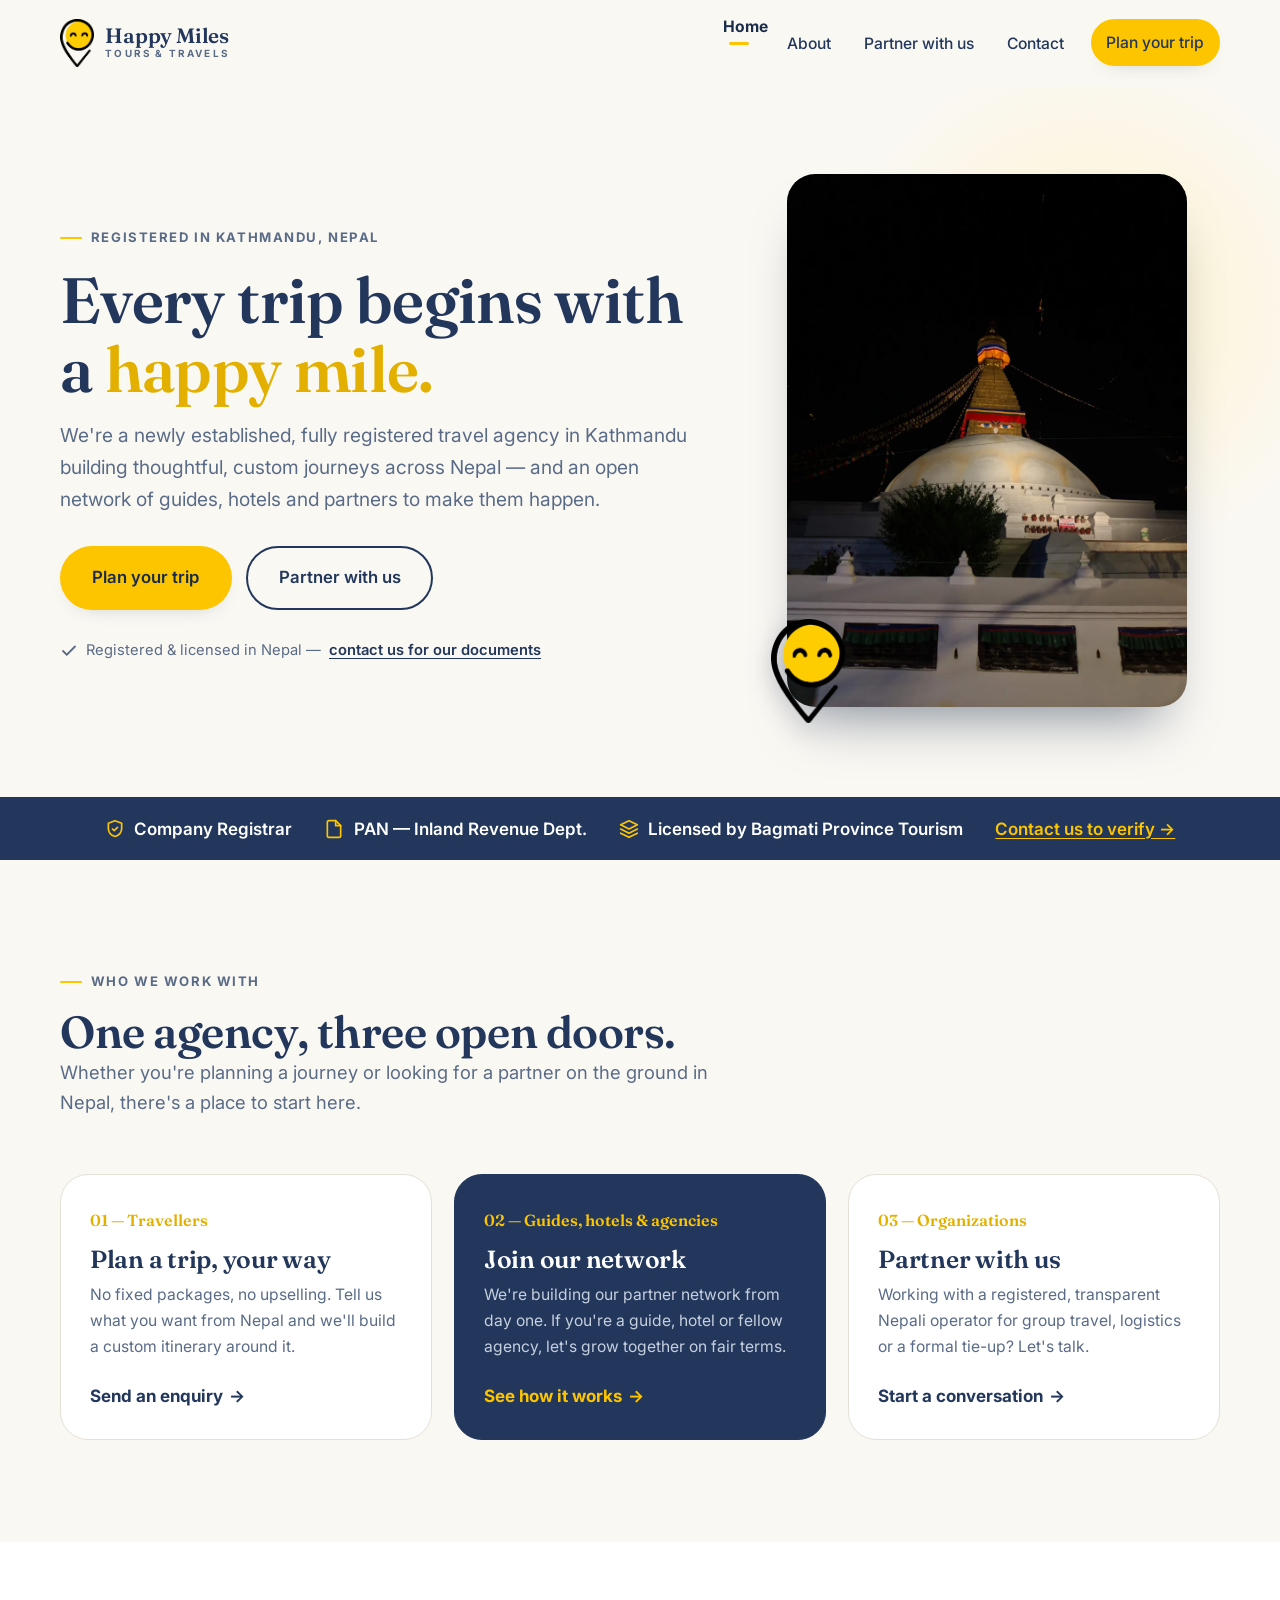
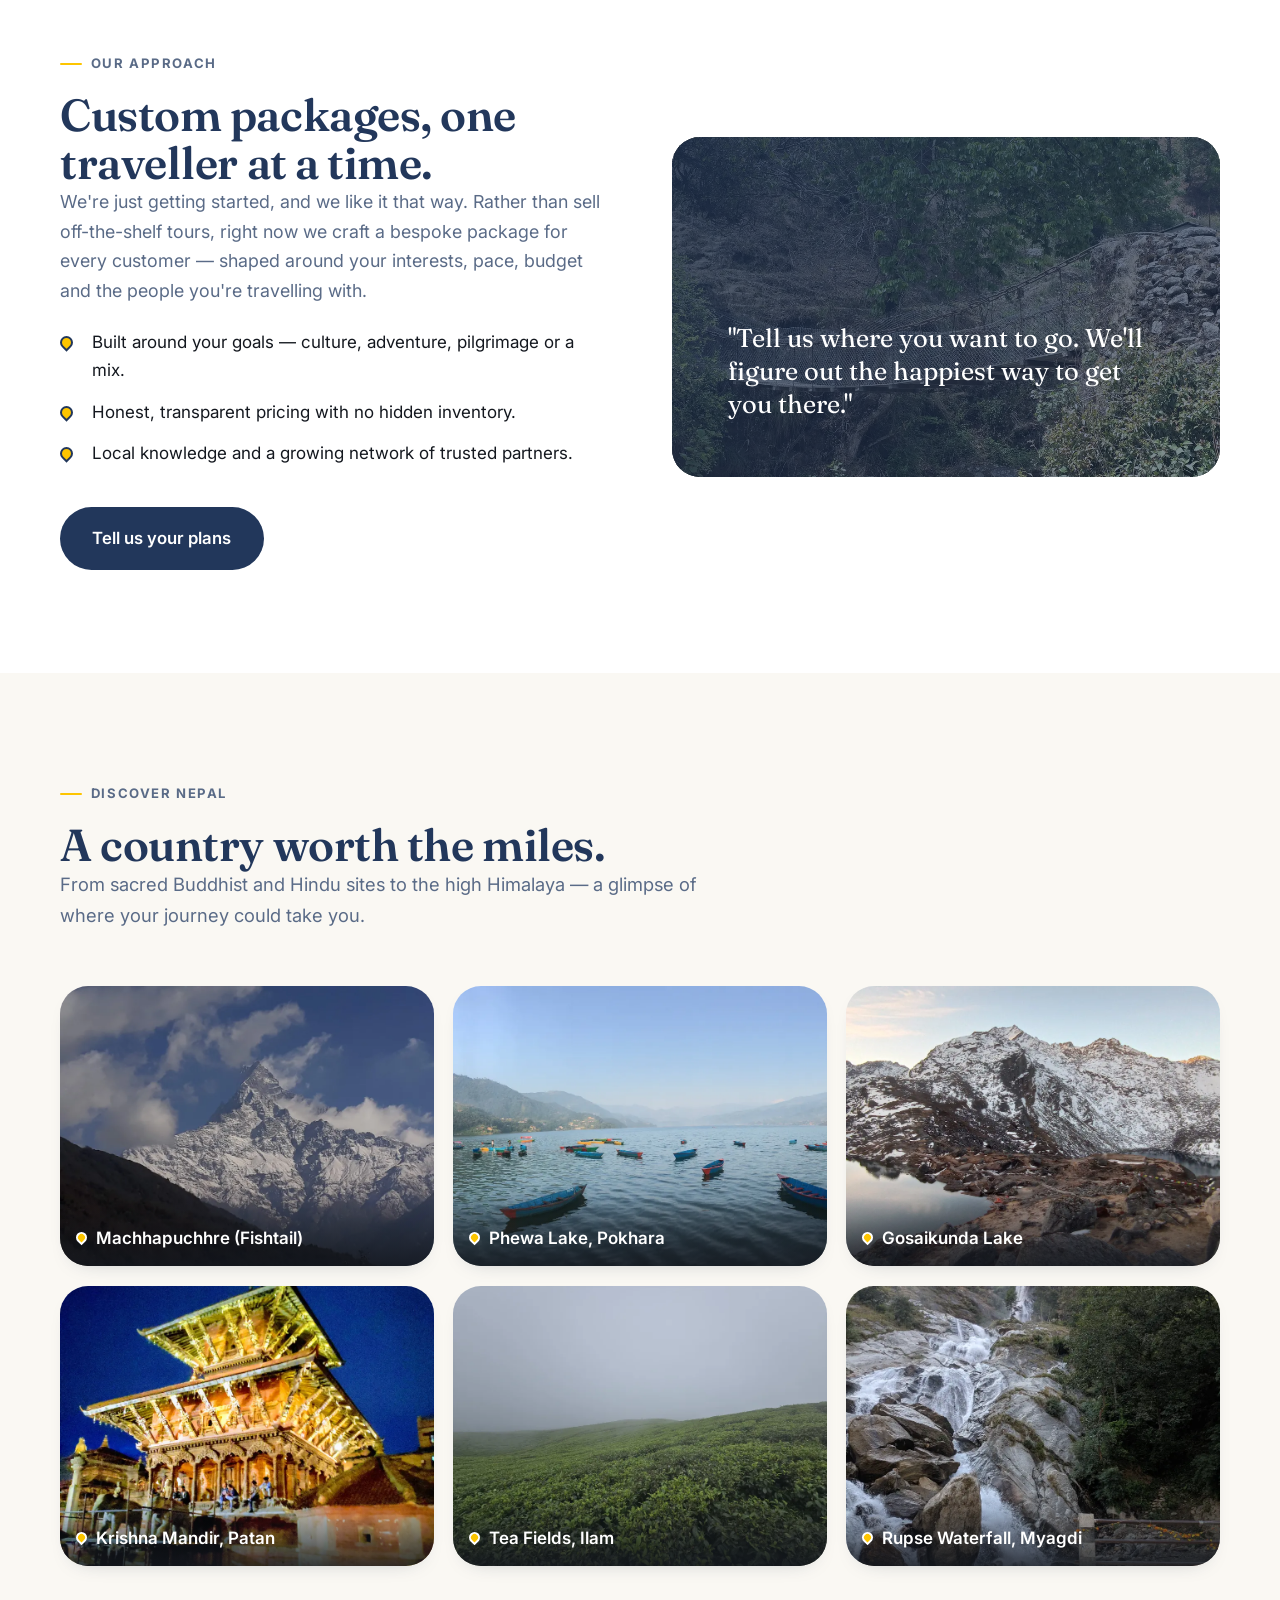
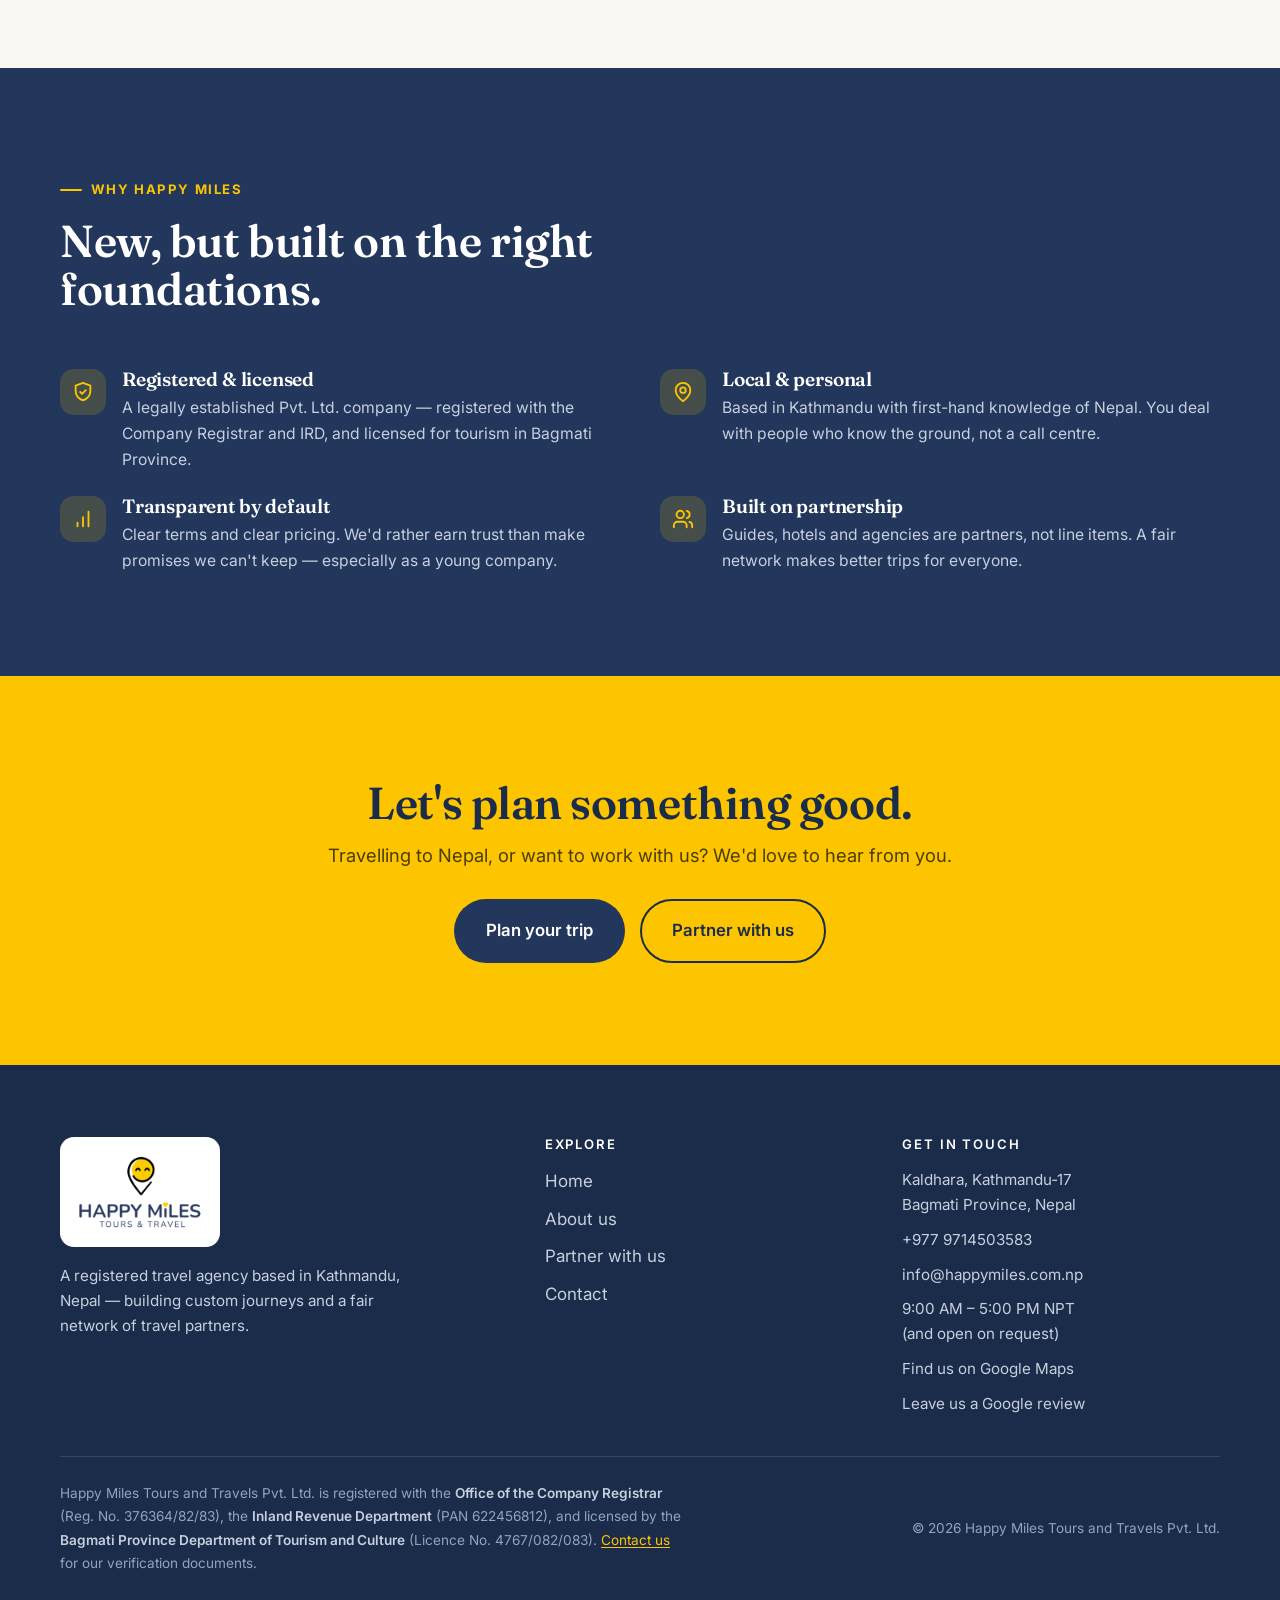
<file: index.html>
<!doctype html>
<html lang="en">
    <head>
        <meta charset="UTF-8" />
        <meta name="viewport" content="width=device-width, initial-scale=1.0" />
        <title>Custom Nepal Tours &amp; Trips | Happy Miles Tours and Travels</title>
        <meta
            name="description"
            content="Licensed travel agency in Kathmandu building custom Nepal trips around your interests, pace and budget, with fair partnerships for guides, hotels and agencies."
        />
        <link rel="canonical" href="https://happymiles.com.np/" />

        <!-- Open Graph / Twitter -->
        <meta property="og:type" content="website" />
        <meta property="og:site_name" content="Happy Miles Tours and Travels" />
        <meta
            property="og:title"
            content="Happy Miles Tours and Travels — Registered Travel Agency in Kathmandu, Nepal"
        />
        <meta
            property="og:description"
            content="A licensed, newly established travel agency in Kathmandu. Custom trips for travellers; partnerships for guides, hotels, agencies and organizations."
        />
        <meta property="og:url" content="https://happymiles.com.np/" />
        <meta
            property="og:image"
            content="https://happymiles.com.np/img/og-image.jpg"
        />
        <meta property="og:locale" content="en_US" />
        <meta name="twitter:card" content="summary_large_image" />
        <meta
            name="twitter:title"
            content="Happy Miles Tours and Travels — Kathmandu, Nepal"
        />
        <meta
            name="twitter:description"
            content="Licensed travel agency in Kathmandu. Custom trips and partnership opportunities."
        />
        <meta
            name="twitter:image"
            content="https://happymiles.com.np/img/og-image.jpg"
        />

        <meta name="theme-color" content="#22375B" />
        <link rel="icon" href="favicon.ico" sizes="any" />
        <link
            rel="icon"
            type="image/png"
            href="img/favicon-32.png"
            sizes="32x32"
        />
        <link rel="apple-touch-icon" href="img/apple-touch-icon.png" />

        <link rel="preconnect" href="https://fonts.googleapis.com" />
        <link rel="preconnect" href="https://fonts.gstatic.com" crossorigin />
        <link
            rel="stylesheet"
            href="https://fonts.googleapis.com/css2?family=Fraunces:opsz,wght@9..144,400;9..144,600;9..144,700&family=Inter:wght@400;500;600;700&display=swap"
        />
        <link rel="stylesheet" href="css/style.css" />

        <!-- Structured data: business, organization, website -->
        <script type="application/ld+json">
            {
                "@context": "https://schema.org",
                "@graph": [
                    {
                        "@type": "TravelAgency",
                        "@id": "https://happymiles.com.np/#business",
                        "name": "Happy Miles Tours and Travels Pvt. Ltd.",
                        "alternateName": "Happy Miles Tours & Travel",
                        "url": "https://happymiles.com.np/",
                        "logo": "https://happymiles.com.np/img/Logo_with_Name.png",
                        "image": "https://happymiles.com.np/img/Logo_with_Name.png",
                        "email": "info@happymiles.com.np",
                        "telephone": "+977-9714503583",
                        "priceRange": "$$",
                        "address": {
                            "@type": "PostalAddress",
                            "streetAddress": "Kaldhara, Ward 17",
                            "addressLocality": "Kathmandu",
                            "addressRegion": "Bagmati Province",
                            "addressCountry": "NP"
                        },
                        "geo": {
                            "@type": "GeoCoordinates",
                            "latitude": 27.7160144,
                            "longitude": 85.3059692
                        },
                        "hasMap": "https://www.google.com/maps?cid=3852415142751807673",
                        "sameAs": [
                            "https://www.google.com/maps?cid=3852415142751807673"
                        ],
                        "areaServed": { "@type": "Country", "name": "Nepal" },
                        "openingHoursSpecification": [
                            {
                                "@type": "OpeningHoursSpecification",
                                "dayOfWeek": [
                                    "Monday",
                                    "Tuesday",
                                    "Wednesday",
                                    "Thursday",
                                    "Friday"
                                ],
                                "opens": "09:00",
                                "closes": "17:00"
                            }
                        ],
                        "slogan": "Your Journey, Our Passion"
                    },
                    {
                        "@type": "Organization",
                        "@id": "https://happymiles.com.np/#org",
                        "name": "Happy Miles Tours and Travels Pvt. Ltd.",
                        "url": "https://happymiles.com.np/",
                        "logo": "https://happymiles.com.np/img/Logo_with_Name.png"
                    },
                    {
                        "@type": "WebSite",
                        "@id": "https://happymiles.com.np/#website",
                        "url": "https://happymiles.com.np/",
                        "name": "Happy Miles Tours and Travels",
                        "publisher": {
                            "@id": "https://happymiles.com.np/#org"
                        },
                        "inLanguage": "en"
                    }
                ]
            }
        </script>
    </head>
    <body>
<!--email_off-->
        <a class="skip-link" href="#main">Skip to content</a>

        <!-- ============ HEADER ============ -->
        <header class="site-header">
            <div class="wrap nav">
                <a
                    class="brand"
                    href="/"
                    aria-label="Happy Miles Tours and Travels — home"
                >
                    <img src="img/pin.png" alt="" width="34" height="48" />
                    <span class="brand-text">
                        <span class="brand-name">Happy Miles</span>
                        <span class="brand-sub">Tours &amp; Travels</span>
                    </span>
                </a>
                <nav aria-label="Primary">
                    <button
                        class="nav-toggle"
                        aria-expanded="false"
                        aria-controls="nav-menu"
                        aria-label="Toggle menu"
                    >
                        <span></span>
                    </button>
                    <ul class="nav-menu" id="nav-menu">
                        <li>
                            <a href="/" aria-current="page">Home</a>
                        </li>
                        <li><a href="about.html">About</a></li>
                        <li><a href="partners.html">Partner with us</a></li>
                        <li><a href="contact.html">Contact</a></li>
                        <li class="nav-cta">
                            <a class="btn btn--primary" href="contact.html"
                                >Plan your trip</a
                            >
                        </li>
                    </ul>
                </nav>
            </div>
        </header>

        <main id="main">
            <!-- ============ HERO ============ -->
            <section class="hero">
                <div class="wrap hero-inner">
                    <div>
                        <span class="eyebrow"
                            >Registered in Kathmandu, Nepal</span
                        >
                        <h1>
                            Every trip begins with a
                            <span class="accent">happy mile.</span>
                        </h1>
                        <p class="hero-lead">
                            We're a newly established, fully registered travel
                            agency in Kathmandu building thoughtful, custom
                            journeys across Nepal — and an open network of
                            guides, hotels and partners to make them happen.
                        </p>
                        <div class="hero-actions">
                            <a
                                class="btn btn--primary btn--lg"
                                href="contact.html"
                                >Plan your trip</a
                            >
                            <a
                                class="btn btn--ghost btn--lg"
                                href="partners.html"
                                >Partner with us</a
                            >
                        </div>
                        <p class="hero-note">
                            <svg
                                width="18"
                                height="18"
                                viewBox="0 0 24 24"
                                fill="none"
                                stroke="currentColor"
                                stroke-width="2.4"
                                stroke-linecap="round"
                                stroke-linejoin="round"
                                aria-hidden="true"
                            >
                                <path d="M20 6 9 17l-5-5" />
                            </svg>
                            Registered &amp; licensed in Nepal —
                            <a
                                href="contact.html"
                                style="
                                    color: var(--navy);
                                    font-weight: 600;
                                    text-decoration: underline;
                                    text-underline-offset: 3px;
                                "
                                >contact us for our documents</a
                            >
                        </p>
                    </div>
                    <div class="hero-art">
                        <figure class="hero-photo">
                            <img
                                src="img/nepal/hero-boudhanath.webp"
                                alt="Boudhanath Stupa, a UNESCO World Heritage Buddhist site in Kathmandu, Nepal"
                                width="900"
                                height="1200"
                                fetchpriority="high"
                            />
                            <img
                                class="hero-photo-badge"
                                src="img/pin.png"
                                alt=""
                                width="74"
                                height="104"
                            />
                        </figure>
                    </div>
                </div>
            </section>

            <!-- ============ TRUST STRIP ============ -->
            <section class="trust">
                <div class="wrap trust-inner">
                    <span class="trust-badge">
                        <svg
                            width="20"
                            height="20"
                            viewBox="0 0 24 24"
                            fill="none"
                            stroke="currentColor"
                            stroke-width="2"
                            stroke-linecap="round"
                            stroke-linejoin="round"
                            aria-hidden="true"
                        >
                            <path
                                d="M12 2 4 5v6c0 5 3.4 8.6 8 10 4.6-1.4 8-5 8-10V5l-8-3Z"
                            />
                            <path d="m9 12 2 2 4-4" />
                        </svg>
                        Company Registrar
                    </span>
                    <span class="trust-badge">
                        <svg
                            width="20"
                            height="20"
                            viewBox="0 0 24 24"
                            fill="none"
                            stroke="currentColor"
                            stroke-width="2"
                            stroke-linecap="round"
                            stroke-linejoin="round"
                            aria-hidden="true"
                        >
                            <path
                                d="M14 2H6a2 2 0 0 0-2 2v16a2 2 0 0 0 2 2h12a2 2 0 0 0 2-2V8z"
                            />
                            <path d="M14 2v6h6" />
                        </svg>
                        PAN — Inland Revenue Dept.
                    </span>
                    <span class="trust-badge">
                        <svg
                            width="20"
                            height="20"
                            viewBox="0 0 24 24"
                            fill="none"
                            stroke="currentColor"
                            stroke-width="2"
                            stroke-linecap="round"
                            stroke-linejoin="round"
                            aria-hidden="true"
                        >
                            <path d="M12 2 2 7l10 5 10-5-10-5Z" />
                            <path d="M2 17l10 5 10-5M2 12l10 5 10-5" />
                        </svg>
                        Licensed by Bagmati Province Tourism
                    </span>
                    <span
                        ><a href="contact.html"
                            >Contact us to verify &rarr;</a
                        ></span
                    >
                </div>
            </section>

            <!-- ============ AUDIENCE PATHS ============ -->
            <section class="section section--paper">
                <div class="wrap">
                    <div class="section-head reveal">
                        <span class="eyebrow">Who we work with</span>
                        <h2>One agency, three open doors.</h2>
                        <p>
                            Whether you're planning a journey or looking for a
                            partner on the ground in Nepal, there's a place to
                            start here.
                        </p>
                    </div>
                    <div class="paths">
                        <article class="path reveal">
                            <span class="path-num">01 — Travellers</span>
                            <h3>Plan a trip, your way</h3>
                            <p>
                                No fixed packages, no upselling. Tell us what
                                you want from Nepal and we'll build a custom
                                itinerary around it.
                            </p>
                            <a href="contact.html">Send an enquiry</a>
                        </article>
                        <article class="path path--feature reveal">
                            <span class="path-num"
                                >02 — Guides, hotels &amp; agencies</span
                            >
                            <h3>Join our network</h3>
                            <p>
                                We're building our partner network from day one.
                                If you're a guide, hotel or fellow agency, let's
                                grow together on fair terms.
                            </p>
                            <a href="partners.html">See how it works</a>
                        </article>
                        <article class="path reveal">
                            <span class="path-num">03 — Organizations</span>
                            <h3>Partner with us</h3>
                            <p>
                                Working with a registered, transparent Nepali
                                operator for group travel, logistics or a formal
                                tie-up? Let's talk.
                            </p>
                            <a href="partners.html">Start a conversation</a>
                        </article>
                    </div>
                </div>
            </section>

            <!-- ============ CUSTOM PACKAGES ============ -->
            <section class="section section--white">
                <div class="wrap split">
                    <div class="reveal">
                        <span class="eyebrow">Our approach</span>
                        <h2>Custom packages, one traveller at a time.</h2>
                        <p style="color: var(--navy-soft); font-size: 1.12rem">
                            We're just getting started, and we like it that way.
                            Rather than sell off-the-shelf tours, right now we
                            craft a bespoke package for every customer — shaped
                            around your interests, pace, budget and the people
                            you're travelling with.
                        </p>
                        <ul class="pin-list" style="margin-top: 1.4rem">
                            <li>
                                Built around your goals — culture, adventure,
                                pilgrimage or a mix.
                            </li>
                            <li>
                                Honest, transparent pricing with no hidden
                                inventory.
                            </li>
                            <li>
                                Local knowledge and a growing network of trusted
                                partners.
                            </li>
                        </ul>
                        <a
                            class="btn btn--navy btn--lg"
                            href="contact.html"
                            style="margin-top: 1.6rem"
                            >Tell us your plans</a
                        >
                    </div>
                    <div class="split-art split-art--photo reveal">
                        <img
                            class="split-bg"
                            src="img/nepal/suspension-bridge-sakhwo.webp"
                            alt="A suspension footbridge crossing a river gorge near Sakhwo, Nepal"
                            width="1000"
                            height="750"
                            loading="lazy"
                        />
                        <p class="quote">
                            "Tell us where you want to go. We'll figure out the
                            happiest way to get you there."
                        </p>
                    </div>
                </div>
            </section>

            <!-- ============ DISCOVER NEPAL ============ -->
            <section class="section section--paper">
                <div class="wrap">
                    <div class="section-head reveal">
                        <span class="eyebrow">Discover Nepal</span>
                        <h2>A country worth the miles.</h2>
                        <p>
                            From sacred Buddhist and Hindu sites to the high
                            Himalaya — a glimpse of where your journey could
                            take you.
                        </p>
                    </div>
                    <div class="discover-grid">
                        <figure class="tile reveal">
                            <img
                                src="img/nepal/machhapuchhre.webp"
                                alt="Mount Machhapuchhre (Fishtail) rising between green hills, Nepal"
                                width="900"
                                height="675"
                                loading="lazy"
                            />
                            <figcaption>Machhapuchhre (Fishtail)</figcaption>
                        </figure>
                        <figure class="tile reveal">
                            <img
                                src="img/nepal/phewa-lake-pokhara.webp"
                                alt="Phewa Lake and the town of Pokhara, Nepal"
                                width="900"
                                height="675"
                                loading="lazy"
                            />
                            <figcaption>Phewa Lake, Pokhara</figcaption>
                        </figure>
                        <figure class="tile reveal">
                            <img
                                src="img/nepal/gosaikunda-lake.webp"
                                alt="Gosaikunda, a sacred high-altitude Hindu pilgrimage lake in Nepal"
                                width="900"
                                height="675"
                                loading="lazy"
                            />
                            <figcaption>Gosaikunda Lake</figcaption>
                        </figure>
                        <figure class="tile reveal">
                            <img
                                src="img/nepal/krishna-mandir-patan.webp"
                                alt="Krishna Mandir stone temple in Patan Durbar Square, Nepal"
                                width="900"
                                height="675"
                                loading="lazy"
                            />
                            <figcaption>Krishna Mandir, Patan</figcaption>
                        </figure>
                        <figure class="tile reveal">
                            <img
                                src="img/nepal/ilam-tea-fields.webp"
                                alt="Rolling green tea fields in Ilam, eastern Nepal"
                                width="900"
                                height="675"
                                loading="lazy"
                            />
                            <figcaption>Tea Fields, Ilam</figcaption>
                        </figure>
                        <figure class="tile reveal">
                            <img
                                src="img/nepal/rupse-waterfall-mustang.webp"
                                alt="Rupse Waterfall cascading down cliffs in Myagdi, Nepal"
                                width="900"
                                height="675"
                                loading="lazy"
                            />
                            <figcaption>Rupse Waterfall, Myagdi</figcaption>
                        </figure>
                    </div>
                </div>
            </section>

            <!-- ============ WHY / VALUES ============ -->
            <section class="section section--navy">
                <div class="wrap">
                    <div class="section-head reveal">
                        <span class="eyebrow">Why Happy Miles</span>
                        <h2>New, but built on the right foundations.</h2>
                    </div>
                    <div class="values">
                        <div class="value reveal">
                            <span class="value-ico"
                                ><svg
                                    width="22"
                                    height="22"
                                    viewBox="0 0 24 24"
                                    fill="none"
                                    stroke="currentColor"
                                    stroke-width="2"
                                    stroke-linecap="round"
                                    stroke-linejoin="round"
                                >
                                    <path
                                        d="M12 2 4 5v6c0 5 3.4 8.6 8 10 4.6-1.4 8-5 8-10V5l-8-3Z"
                                    />
                                    <path d="m9 12 2 2 4-4" /></svg
                            ></span>
                            <div>
                                <h3>Registered &amp; licensed</h3>
                                <p>
                                    A legally established Pvt. Ltd. company —
                                    registered with the Company Registrar and
                                    IRD, and licensed for tourism in Bagmati
                                    Province.
                                </p>
                            </div>
                        </div>
                        <div class="value reveal">
                            <span class="value-ico"
                                ><svg
                                    width="22"
                                    height="22"
                                    viewBox="0 0 24 24"
                                    fill="none"
                                    stroke="currentColor"
                                    stroke-width="2"
                                    stroke-linecap="round"
                                    stroke-linejoin="round"
                                >
                                    <path
                                        d="M20 10c0 6-8 12-8 12s-8-6-8-12a8 8 0 0 1 16 0Z"
                                    />
                                    <circle cx="12" cy="10" r="3" /></svg
                            ></span>
                            <div>
                                <h3>Local &amp; personal</h3>
                                <p>
                                    Based in Kathmandu with first-hand knowledge
                                    of Nepal. You deal with people who know the
                                    ground, not a call centre.
                                </p>
                            </div>
                        </div>
                        <div class="value reveal">
                            <span class="value-ico"
                                ><svg
                                    width="22"
                                    height="22"
                                    viewBox="0 0 24 24"
                                    fill="none"
                                    stroke="currentColor"
                                    stroke-width="2"
                                    stroke-linecap="round"
                                    stroke-linejoin="round"
                                >
                                    <path d="M12 20V10M18 20V4M6 20v-4" /></svg
                            ></span>
                            <div>
                                <h3>Transparent by default</h3>
                                <p>
                                    Clear terms and clear pricing. We'd rather
                                    earn trust than make promises we can't keep
                                    — especially as a young company.
                                </p>
                            </div>
                        </div>
                        <div class="value reveal">
                            <span class="value-ico"
                                ><svg
                                    width="22"
                                    height="22"
                                    viewBox="0 0 24 24"
                                    fill="none"
                                    stroke="currentColor"
                                    stroke-width="2"
                                    stroke-linecap="round"
                                    stroke-linejoin="round"
                                >
                                    <path
                                        d="M16 21v-2a4 4 0 0 0-4-4H6a4 4 0 0 0-4 4v2"
                                    />
                                    <circle cx="9" cy="7" r="4" />
                                    <path
                                        d="M22 21v-2a4 4 0 0 0-3-3.87M16 3.13A4 4 0 0 1 16 11"
                                    /></svg
                            ></span>
                            <div>
                                <h3>Built on partnership</h3>
                                <p>
                                    Guides, hotels and agencies are partners,
                                    not line items. A fair network makes better
                                    trips for everyone.
                                </p>
                            </div>
                        </div>
                    </div>
                </div>
            </section>

            <!-- ============ CTA BAND ============ -->
            <section class="section cta-band">
                <div class="wrap">
                    <h2>Let's plan something good.</h2>
                    <p>
                        Travelling to Nepal, or want to work with us? We'd love
                        to hear from you.
                    </p>
                    <div class="cta-actions">
                        <a class="btn btn--navy btn--lg" href="contact.html"
                            >Plan your trip</a
                        >
                        <a
                            class="btn btn--ghost btn--lg"
                            href="partners.html"
                            style="
                                color: var(--navy-deep);
                                border-color: var(--navy-deep);
                            "
                            >Partner with us</a
                        >
                    </div>
                </div>
            </section>
        </main>

        <!-- ============ FOOTER ============ -->
        <footer class="site-footer">
            <div class="wrap">
                <div class="footer-top">
                    <div class="footer-brand">
                        <img
                            src="img/logo-footer.png"
                            alt="Happy Miles Tours and Travels logo"
                            width="160"
                            height="106"
                        />
                        <p>
                            A registered travel agency based in Kathmandu, Nepal
                            — building custom journeys and a fair network of
                            travel partners.
                        </p>
                    </div>
                    <div class="footer-col">
                        <h4>Explore</h4>
                        <ul>
                            <li><a href="/">Home</a></li>
                            <li><a href="about.html">About us</a></li>
                            <li><a href="partners.html">Partner with us</a></li>
                            <li><a href="contact.html">Contact</a></li>
                        </ul>
                    </div>
                    <div class="footer-col">
                        <h4>Get in touch</h4>
                        <address>
                            <span
                                >Kaldhara, Kathmandu&#8209;17<br />Bagmati
                                Province, Nepal</span
                            >
                            <a href="tel:+9779714503583">+977 9714503583</a>
                            <a href="mailto:info@happymiles.com.np"
                                >info@happymiles.com.np</a
                            >
                            <span
                                >9:00 AM – 5:00 PM NPT<br />(and open on
                                request)</span
                            >
                            <a
                                href="https://maps.app.goo.gl/wV1VWdAtLtU6VhAC9"
                                target="_blank"
                                rel="noopener"
                                >Find us on Google Maps</a
                            >
                            <a
                                href="https://g.page/r/CbmoDk8ph3Y1EBM/review"
                                target="_blank"
                                rel="noopener"
                                >Leave us a Google review</a
                            >
                        </address>
                    </div>
                </div>
                <div class="footer-legal">
                    <p class="reg">
                        Happy Miles Tours and Travels Pvt. Ltd. is registered
                        with the
                        <strong>Office of the Company Registrar</strong> (Reg.
                        No. 376364/82/83), the
                        <strong>Inland Revenue Department</strong> (PAN
                        622456812), and licensed by the
                        <strong
                            >Bagmati Province Department of Tourism and
                            Culture</strong
                        >
                        (Licence No. 4767/082/083).
                        <a href="contact.html">Contact us</a> for our
                        verification documents.
                    </p>
                    <p>
                        &copy; <span id="year">2026</span> Happy Miles Tours and
                        Travels Pvt. Ltd.
                    </p>
                </div>
            </div>
        </footer>

        <script src="js/main.js" defer></script>
    <!--email_on-->
</body>
</html>
</file>
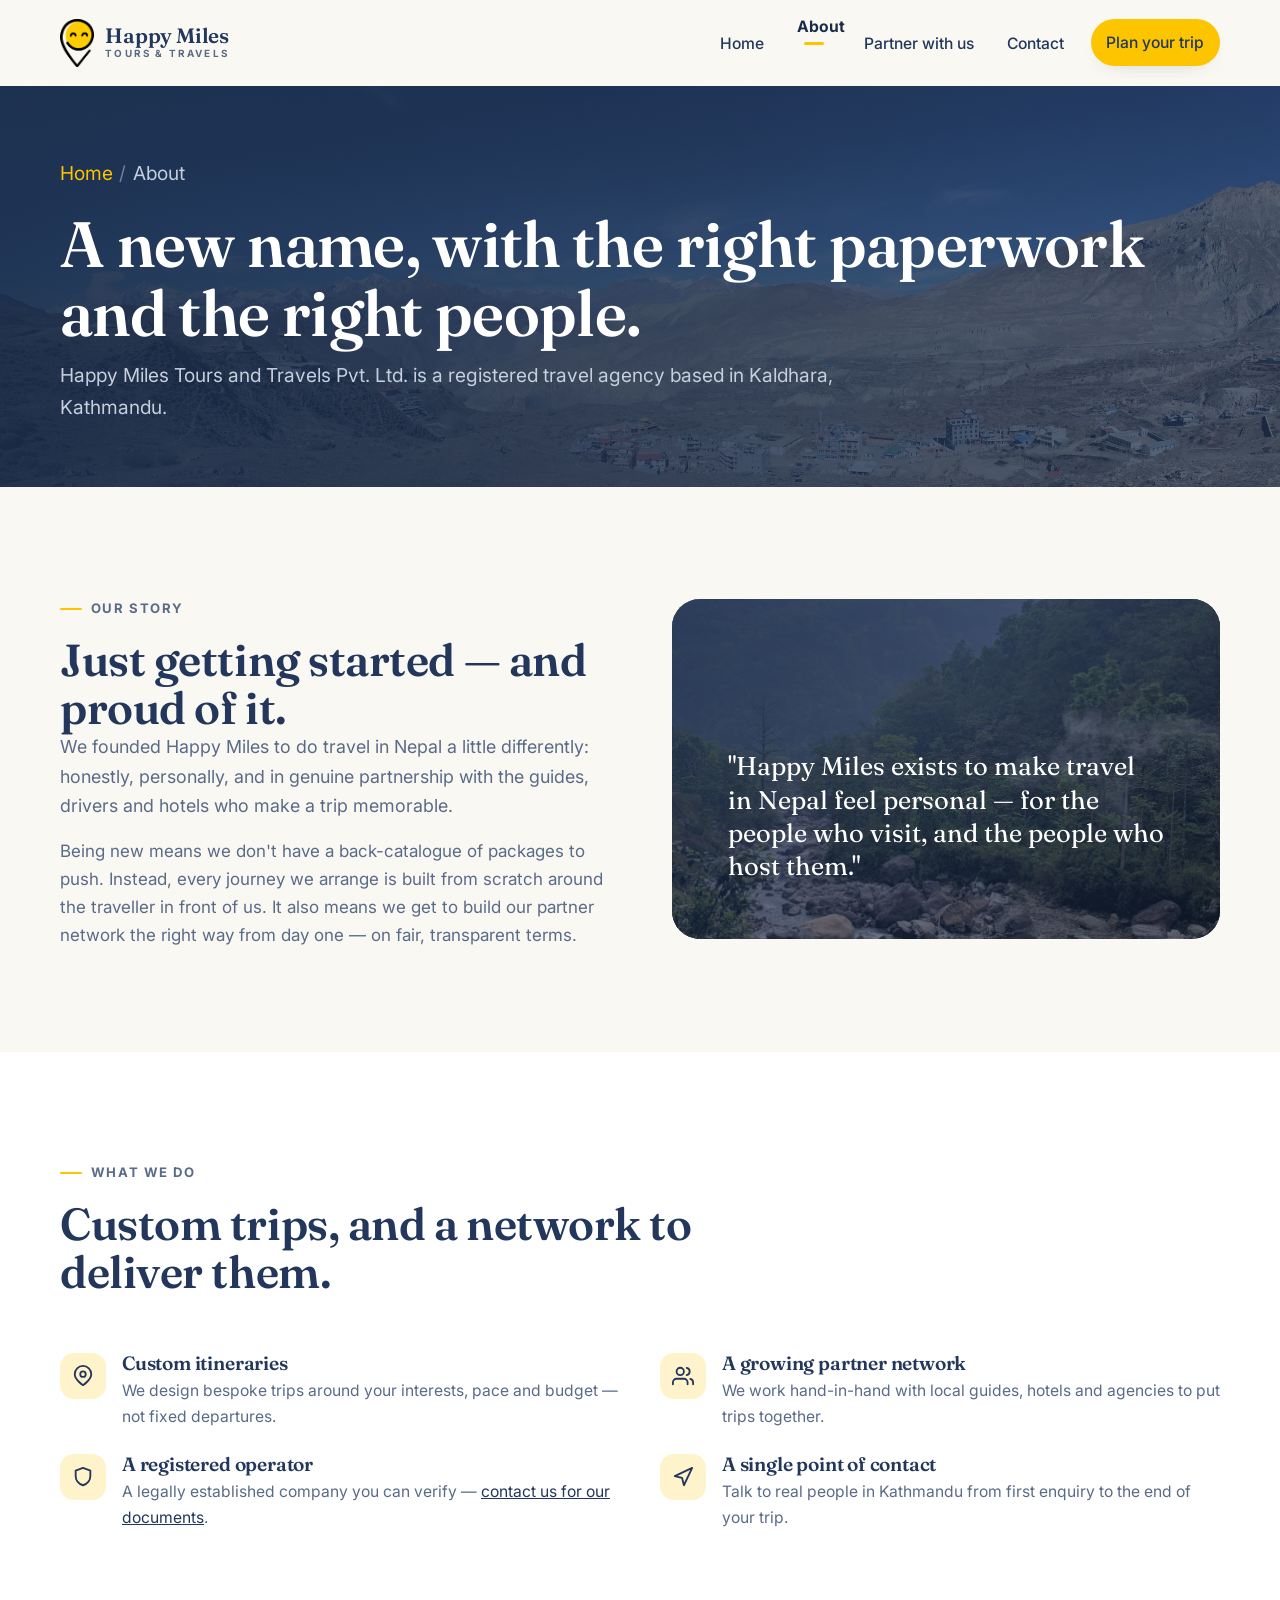
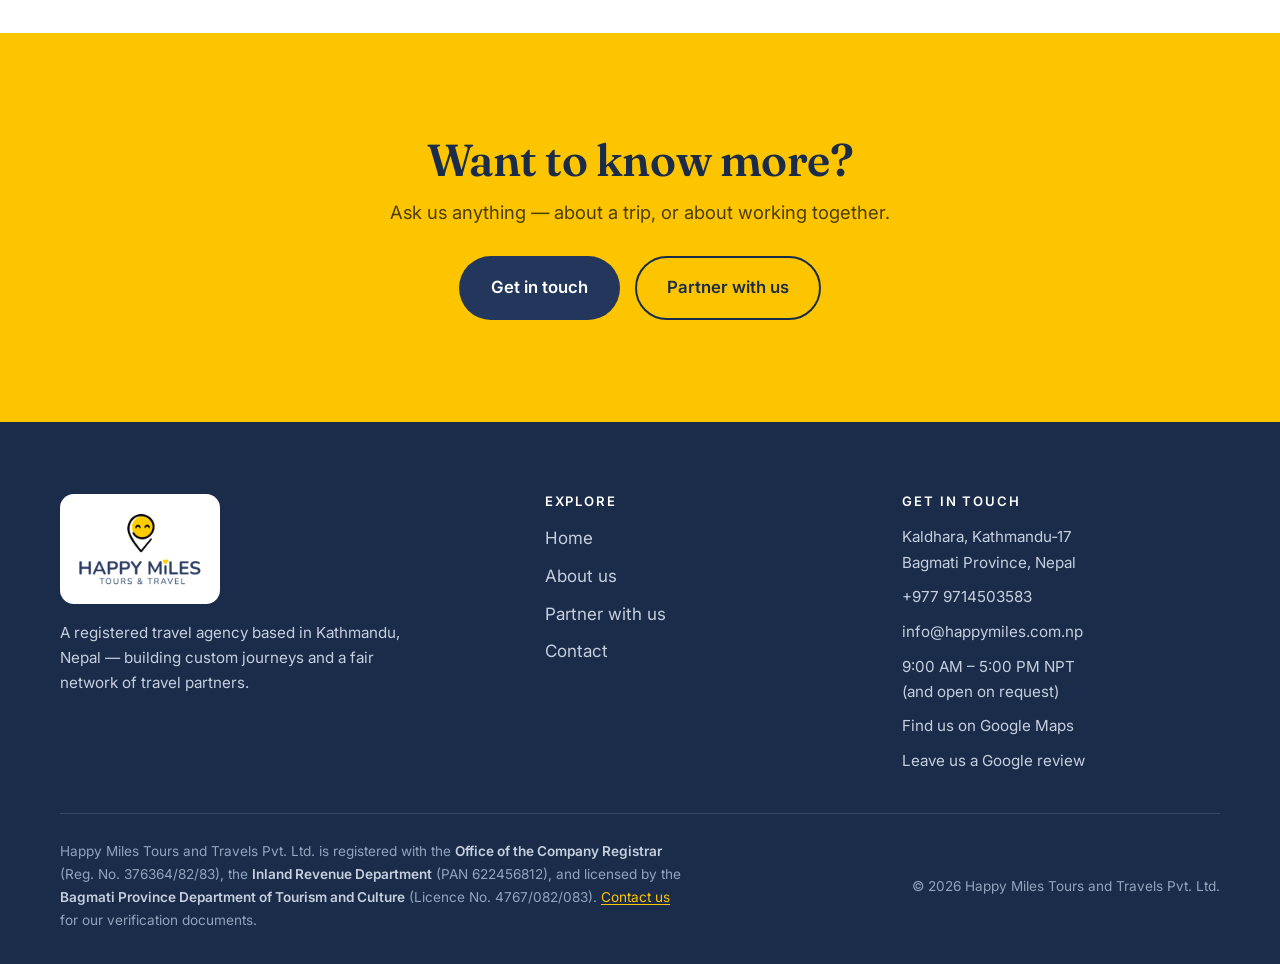
<file: about.html>
<!DOCTYPE html>
<html lang="en">
<head>
  <meta charset="UTF-8">
  <meta name="viewport" content="width=device-width, initial-scale=1.0">
  <title>About Us — Happy Miles Tours and Travels Pvt. Ltd., Kathmandu</title>
  <meta name="description" content="A newly established, registered travel agency in Kaldhara, Kathmandu. Learn who we are and how Happy Miles builds custom trips across Nepal.">
  <link rel="canonical" href="https://happymiles.com.np/about.html">

  <meta property="og:type" content="website">
  <meta property="og:site_name" content="Happy Miles Tours and Travels">
  <meta property="og:title" content="About Happy Miles Tours and Travels — Kathmandu, Nepal">
  <meta property="og:description" content="A newly established, registered travel agency in Kathmandu building custom journeys across Nepal.">
  <meta property="og:url" content="https://happymiles.com.np/about.html">
  <meta property="og:image" content="https://happymiles.com.np/img/og-image.jpg">
  <meta name="twitter:card" content="summary_large_image">
  <meta name="twitter:image" content="https://happymiles.com.np/img/og-image.jpg">

  <meta name="theme-color" content="#22375B">
  <link rel="icon" href="favicon.ico" sizes="any">
  <link rel="icon" type="image/png" href="img/favicon-32.png" sizes="32x32">
  <link rel="apple-touch-icon" href="img/apple-touch-icon.png">
  <link rel="preconnect" href="https://fonts.googleapis.com">
  <link rel="preconnect" href="https://fonts.gstatic.com" crossorigin>
  <link rel="stylesheet" href="https://fonts.googleapis.com/css2?family=Fraunces:opsz,wght@9..144,400;9..144,600;9..144,700&family=Inter:wght@400;500;600;700&display=swap">
  <link rel="stylesheet" href="css/style.css">

  <script type="application/ld+json">
  {
    "@context": "https://schema.org",
    "@type": "AboutPage",
    "name": "About Happy Miles Tours and Travels",
    "url": "https://happymiles.com.np/about.html",
    "isPartOf": { "@type": "WebSite", "url": "https://happymiles.com.np/" },
    "breadcrumb": {
      "@type": "BreadcrumbList",
      "itemListElement": [
        { "@type": "ListItem", "position": 1, "name": "Home", "item": "https://happymiles.com.np/" },
        { "@type": "ListItem", "position": 2, "name": "About", "item": "https://happymiles.com.np/about.html" }
      ]
    }
  }
  </script>
</head>
<body>
<!--email_off-->
  <a class="skip-link" href="#main">Skip to content</a>

  <header class="site-header">
    <div class="wrap nav">
      <a class="brand" href="/" aria-label="Happy Miles Tours and Travels — home">
        <img src="img/pin.png" alt="" width="34" height="48">
        <span class="brand-text">
          <span class="brand-name">Happy Miles</span>
          <span class="brand-sub">Tours &amp; Travels</span>
        </span>
      </a>
      <nav aria-label="Primary">
        <button class="nav-toggle" aria-expanded="false" aria-controls="nav-menu" aria-label="Toggle menu"><span></span></button>
        <ul class="nav-menu" id="nav-menu">
          <li><a href="/">Home</a></li>
          <li><a href="about.html" aria-current="page">About</a></li>
          <li><a href="partners.html">Partner with us</a></li>
          <li><a href="contact.html">Contact</a></li>
          <li class="nav-cta"><a class="btn btn--primary" href="contact.html">Plan your trip</a></li>
        </ul>
      </nav>
    </div>
  </header>

  <main id="main">
    <section class="page-hero page-hero--photo">
      <img class="page-hero-bg" src="img/nepal/lomanthang-upper-mustang.webp" alt="Panoramic view of the walled city of Lo Manthang in Upper Mustang, Nepal" width="2200" height="840">
      <div class="wrap">
        <p class="crumbs"><a href="/">Home</a><span>/</span>About</p>
        <h1>A new name, with the right paperwork and the right people.</h1>
        <p>Happy Miles Tours and Travels Pvt. Ltd. is a registered travel agency based in Kaldhara, Kathmandu.</p>
      </div>
    </section>

    <section class="section section--paper">
      <div class="wrap split">
        <div class="reveal">
          <span class="eyebrow">Our story</span>
          <h2>Just getting started — and proud of it.</h2>
          <p style="color:var(--navy-soft);font-size:1.12rem;margin-bottom:1rem;">We founded Happy Miles to do travel in Nepal a little differently: honestly, personally, and in genuine partnership with the guides, drivers and hotels who make a trip memorable.</p>
          <p style="color:var(--navy-soft);">Being new means we don't have a back-catalogue of packages to push. Instead, every journey we arrange is built from scratch around the traveller in front of us. It also means we get to build our partner network the right way from day one — on fair, transparent terms.</p>
          <!-- [[TODO: Add your founding year, founders' names/bios, and any milestones once confirmed.]] -->
        </div>
        <div class="split-art split-art--photo reveal">
          <img class="split-bg" src="img/nepal/river-between-trees.webp" alt="A river winding between forested hillsides in Nepal" width="1100" height="825" loading="lazy">
          <p class="quote">"Happy Miles exists to make travel in Nepal feel personal — for the people who visit, and the people who host them."</p>
        </div>
      </div>
    </section>

    <section class="section section--white">
      <div class="wrap">
        <div class="section-head reveal">
          <span class="eyebrow">What we do</span>
          <h2>Custom trips, and a network to deliver them.</h2>
        </div>
        <div class="values">
          <div class="value reveal">
            <span class="value-ico"><svg width="22" height="22" viewBox="0 0 24 24" fill="none" stroke="currentColor" stroke-width="2" stroke-linecap="round" stroke-linejoin="round"><path d="M21 10c0 6-9 12-9 12s-9-6-9-12a9 9 0 0 1 18 0Z"/><circle cx="12" cy="10" r="3"/></svg></span>
            <div><h3>Custom itineraries</h3><p>We design bespoke trips around your interests, pace and budget — not fixed departures.</p></div>
          </div>
          <div class="value reveal">
            <span class="value-ico"><svg width="22" height="22" viewBox="0 0 24 24" fill="none" stroke="currentColor" stroke-width="2" stroke-linecap="round" stroke-linejoin="round"><path d="M17 21v-2a4 4 0 0 0-4-4H5a4 4 0 0 0-4 4v2"/><circle cx="9" cy="7" r="4"/><path d="M23 21v-2a4 4 0 0 0-3-3.87M16 3.13A4 4 0 0 1 16 11"/></svg></span>
            <div><h3>A growing partner network</h3><p>We work hand-in-hand with local guides, hotels and agencies to put trips together.</p></div>
          </div>
          <div class="value reveal">
            <span class="value-ico"><svg width="22" height="22" viewBox="0 0 24 24" fill="none" stroke="currentColor" stroke-width="2" stroke-linecap="round" stroke-linejoin="round"><path d="M12 2 4 5v6c0 5 3.4 8.6 8 10 4.6-1.4 8-5 8-10V5l-8-3Z"/></svg></span>
            <div><h3>A registered operator</h3><p>A legally established company you can verify — <a href="contact.html" style="color:var(--navy);text-decoration:underline;">contact us for our documents</a>.</p></div>
          </div>
          <div class="value reveal">
            <span class="value-ico"><svg width="22" height="22" viewBox="0 0 24 24" fill="none" stroke="currentColor" stroke-width="2" stroke-linecap="round" stroke-linejoin="round"><path d="M3 11 22 2l-9 19-2-8-8-2Z"/></svg></span>
            <div><h3>A single point of contact</h3><p>Talk to real people in Kathmandu from first enquiry to the end of your trip.</p></div>
          </div>
        </div>
      </div>
    </section>

    <section class="section cta-band">
      <div class="wrap">
        <h2>Want to know more?</h2>
        <p>Ask us anything — about a trip, or about working together.</p>
        <div class="cta-actions">
          <a class="btn btn--navy btn--lg" href="contact.html">Get in touch</a>
          <a class="btn btn--ghost btn--lg" href="partners.html" style="color:var(--navy-deep);border-color:var(--navy-deep);">Partner with us</a>
        </div>
      </div>
    </section>
  </main>

  <footer class="site-footer">
    <div class="wrap">
      <div class="footer-top">
        <div class="footer-brand">
          <img src="img/logo-footer.png" alt="Happy Miles Tours and Travels logo" width="160" height="106">
          <p>A registered travel agency based in Kathmandu, Nepal — building custom journeys and a fair network of travel partners.</p>
        </div>
        <div class="footer-col">
          <h4>Explore</h4>
          <ul>
            <li><a href="/">Home</a></li>
            <li><a href="about.html">About us</a></li>
            <li><a href="partners.html">Partner with us</a></li>
            <li><a href="contact.html">Contact</a></li>
          </ul>
        </div>
        <div class="footer-col">
          <h4>Get in touch</h4>
          <address>
            <span>Kaldhara, Kathmandu&#8209;17<br>Bagmati Province, Nepal</span>
            <a href="tel:+9779714503583">+977 9714503583</a>
            <a href="mailto:info@happymiles.com.np">info@happymiles.com.np</a>
            <span>9:00 AM – 5:00 PM NPT<br>(and open on request)</span>
            <a href="https://maps.app.goo.gl/wV1VWdAtLtU6VhAC9" target="_blank" rel="noopener">Find us on Google Maps</a>
            <a href="https://g.page/r/CbmoDk8ph3Y1EBM/review" target="_blank" rel="noopener">Leave us a Google review</a>
          </address>
        </div>
      </div>
      <div class="footer-legal">
        <p class="reg">Happy Miles Tours and Travels Pvt. Ltd. is registered with the <strong>Office of the Company Registrar</strong> (Reg. No. 376364/82/83), the <strong>Inland Revenue Department</strong> (PAN 622456812), and licensed by the <strong>Bagmati Province Department of Tourism and Culture</strong> (Licence No. 4767/082/083). <a href="contact.html">Contact us</a> for our verification documents.</p>
        <p>&copy; <span id="year">2026</span> Happy Miles Tours and Travels Pvt. Ltd.</p>
      </div>
    </div>
  </footer>

  <script src="js/main.js" defer></script>
<!--email_on-->
</body>
</html>
</file>
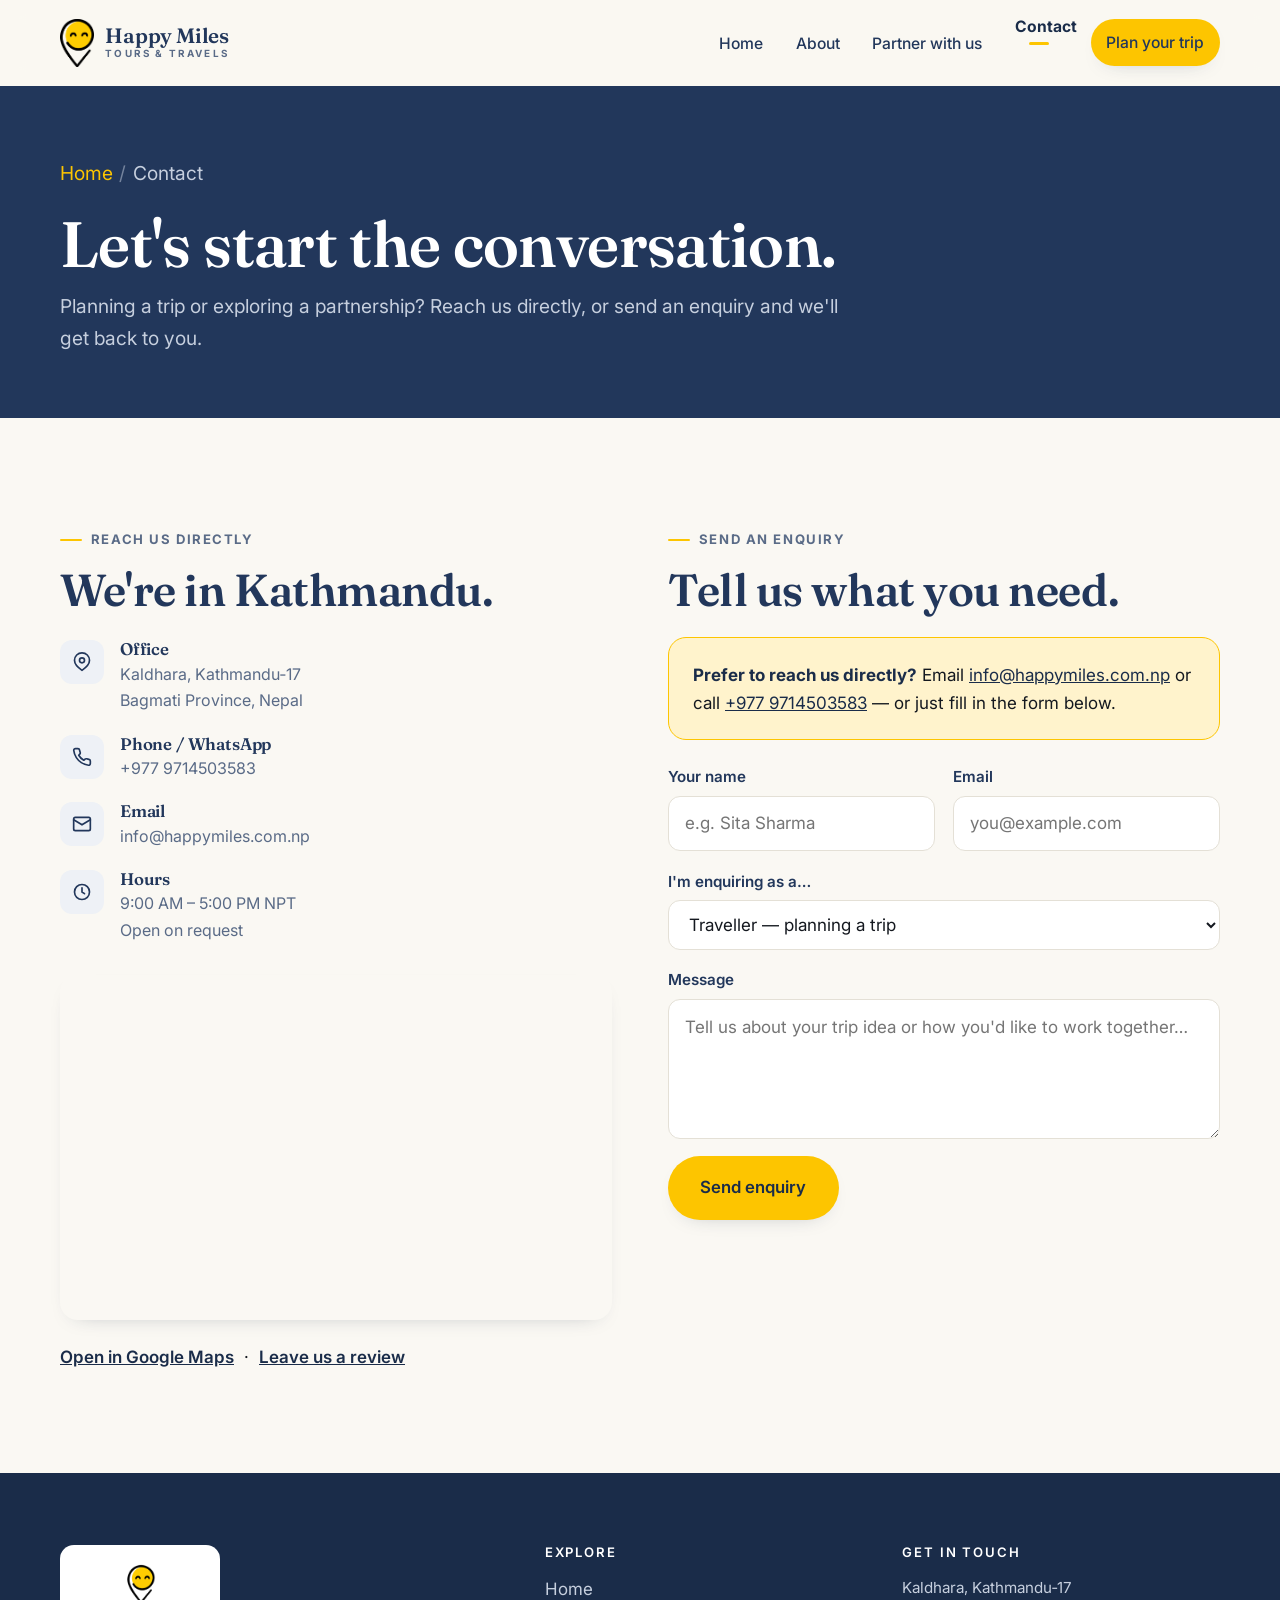
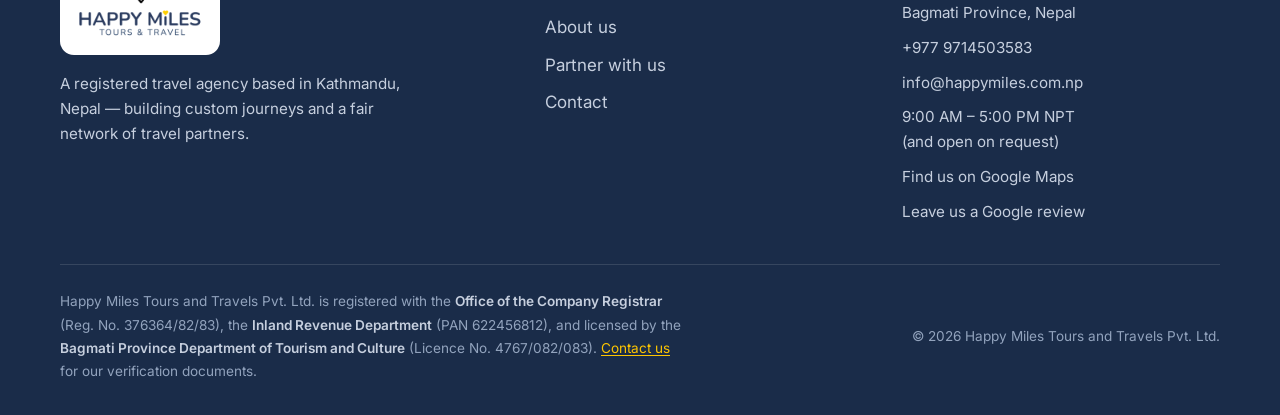
<file: contact.html>
<!DOCTYPE html>
<html lang="en">
<head>
  <meta charset="UTF-8">
  <meta name="viewport" content="width=device-width, initial-scale=1.0">
  <title>Contact &amp; Enquiries — Happy Miles Tours and Travels, Kathmandu</title>
  <meta name="description" content="Contact Happy Miles Tours and Travels in Kaldhara, Kathmandu. Plan a custom trip to Nepal or ask about a partnership by phone, email or enquiry form.">
  <link rel="canonical" href="https://happymiles.com.np/contact.html">

  <meta property="og:type" content="website">
  <meta property="og:site_name" content="Happy Miles Tours and Travels">
  <meta property="og:title" content="Contact Happy Miles Tours and Travels — Kathmandu, Nepal">
  <meta property="og:description" content="Plan a custom trip to Nepal or enquire about a partnership. Phone, email and enquiry form.">
  <meta property="og:url" content="https://happymiles.com.np/contact.html">
  <meta property="og:image" content="https://happymiles.com.np/img/og-image.jpg">
  <meta name="twitter:card" content="summary_large_image">
  <meta name="twitter:image" content="https://happymiles.com.np/img/og-image.jpg">

  <meta name="theme-color" content="#22375B">
  <link rel="icon" href="favicon.ico" sizes="any">
  <link rel="icon" type="image/png" href="img/favicon-32.png" sizes="32x32">
  <link rel="apple-touch-icon" href="img/apple-touch-icon.png">
  <link rel="preconnect" href="https://fonts.googleapis.com">
  <link rel="preconnect" href="https://fonts.gstatic.com" crossorigin>
  <link rel="stylesheet" href="https://fonts.googleapis.com/css2?family=Fraunces:opsz,wght@9..144,400;9..144,600;9..144,700&family=Inter:wght@400;500;600;700&display=swap">
  <link rel="stylesheet" href="css/style.css">

  <script type="application/ld+json">
  {
    "@context": "https://schema.org",
    "@type": "ContactPage",
    "name": "Contact Happy Miles Tours and Travels",
    "url": "https://happymiles.com.np/contact.html",
    "isPartOf": { "@type": "WebSite", "url": "https://happymiles.com.np/" },
    "breadcrumb": {
      "@type": "BreadcrumbList",
      "itemListElement": [
        { "@type": "ListItem", "position": 1, "name": "Home", "item": "https://happymiles.com.np/" },
        { "@type": "ListItem", "position": 2, "name": "Contact", "item": "https://happymiles.com.np/contact.html" }
      ]
    }
  }
  </script>
</head>
<body>
<!--email_off-->
  <a class="skip-link" href="#main">Skip to content</a>

  <header class="site-header">
    <div class="wrap nav">
      <a class="brand" href="/" aria-label="Happy Miles Tours and Travels — home">
        <img src="img/pin.png" alt="" width="34" height="48">
        <span class="brand-text">
          <span class="brand-name">Happy Miles</span>
          <span class="brand-sub">Tours &amp; Travels</span>
        </span>
      </a>
      <nav aria-label="Primary">
        <button class="nav-toggle" aria-expanded="false" aria-controls="nav-menu" aria-label="Toggle menu"><span></span></button>
        <ul class="nav-menu" id="nav-menu">
          <li><a href="/">Home</a></li>
          <li><a href="about.html">About</a></li>
          <li><a href="partners.html">Partner with us</a></li>
          <li><a href="contact.html" aria-current="page">Contact</a></li>
          <li class="nav-cta"><a class="btn btn--primary" href="#enquiry">Plan your trip</a></li>
        </ul>
      </nav>
    </div>
  </header>

  <main id="main">
    <section class="page-hero">
      <div class="wrap">
        <p class="crumbs"><a href="/">Home</a><span>/</span>Contact</p>
        <h1>Let's start the conversation.</h1>
        <p>Planning a trip or exploring a partnership? Reach us directly, or send an enquiry and we'll get back to you.</p>
      </div>
    </section>

    <section class="section section--paper">
      <div class="wrap contact-grid">
        <!-- Contact details -->
        <div class="reveal">
          <span class="eyebrow">Reach us directly</span>
          <h2 style="margin-bottom:1.6rem;">We're in Kathmandu.</h2>
          <div class="info-list">
            <div class="info-item">
              <span class="ico"><svg width="20" height="20" viewBox="0 0 24 24" fill="none" stroke="currentColor" stroke-width="2" stroke-linecap="round" stroke-linejoin="round"><path d="M21 10c0 6-9 12-9 12s-9-6-9-12a9 9 0 0 1 18 0Z"/><circle cx="12" cy="10" r="3"/></svg></span>
              <div><h3>Office</h3><p>Kaldhara, Kathmandu&#8209;17<br>Bagmati Province, Nepal</p></div>
            </div>
            <div class="info-item">
              <span class="ico"><svg width="20" height="20" viewBox="0 0 24 24" fill="none" stroke="currentColor" stroke-width="2" stroke-linecap="round" stroke-linejoin="round"><path d="M22 16.9v3a2 2 0 0 1-2.2 2 19.8 19.8 0 0 1-8.6-3.1 19.5 19.5 0 0 1-6-6 19.8 19.8 0 0 1-3.1-8.7A2 2 0 0 1 4.1 2h3a2 2 0 0 1 2 1.7c.1.9.4 1.8.7 2.7a2 2 0 0 1-.5 2.1L8.1 9.9a16 16 0 0 0 6 6l1.4-1.2a2 2 0 0 1 2.1-.5c.9.3 1.8.6 2.7.7a2 2 0 0 1 1.7 2Z"/></svg></span>
              <div><h3>Phone / WhatsApp</h3><p><a href="tel:+9779714503583">+977 9714503583</a></p></div>
            </div>
            <div class="info-item">
              <span class="ico"><svg width="20" height="20" viewBox="0 0 24 24" fill="none" stroke="currentColor" stroke-width="2" stroke-linecap="round" stroke-linejoin="round"><rect x="2" y="4" width="20" height="16" rx="2"/><path d="m22 7-10 6L2 7"/></svg></span>
              <div><h3>Email</h3><p><a href="mailto:info@happymiles.com.np">info@happymiles.com.np</a></p></div>
            </div>
            <div class="info-item">
              <span class="ico"><svg width="20" height="20" viewBox="0 0 24 24" fill="none" stroke="currentColor" stroke-width="2" stroke-linecap="round" stroke-linejoin="round"><circle cx="12" cy="12" r="9"/><path d="M12 7v5l3 2"/></svg></span>
              <div><h3>Hours</h3><p>9:00 AM – 5:00 PM NPT<br>Open on request</p></div>
            </div>
          </div>

          <iframe class="map-embed" style="margin-top:2rem;" title="Happy Miles office location in Kaldhara, Kathmandu" loading="lazy" referrerpolicy="no-referrer-when-downgrade" src="https://www.google.com/maps?q=27.7160144,85.3059692&z=17&output=embed"></iframe>
          <p style="margin-top:.9rem;"><a href="https://maps.app.goo.gl/wV1VWdAtLtU6VhAC9" target="_blank" rel="noopener" style="color:var(--navy-deep);font-weight:600;text-decoration:underline;">Open in Google Maps</a> &nbsp;·&nbsp; <a href="https://g.page/r/CbmoDk8ph3Y1EBM/review" target="_blank" rel="noopener" style="color:var(--navy-deep);font-weight:600;text-decoration:underline;">Leave us a review</a></p>
        </div>

        <!-- Enquiry form -->
        <div class="reveal" id="enquiry">
          <span class="eyebrow">Send an enquiry</span>
          <h2 style="margin-bottom:1.4rem;">Tell us what you need.</h2>

          <div class="note-card" style="margin-bottom:1.5rem;">
            <p><strong>Prefer to reach us directly?</strong> Email
            <a href="mailto:info@happymiles.com.np" style="color:var(--navy-deep);text-decoration:underline;">info@happymiles.com.np</a>
            or call <a href="tel:+9779714503583" style="color:var(--navy-deep);text-decoration:underline;">+977 9714503583</a> — or just fill in the form below.</p>
          </div>

          <form class="form" id="enquiry-form" action="send-enquiry.php" method="post" aria-label="Enquiry form">
            <div class="form-row">
              <div class="field">
                <label for="name">Your name</label>
                <input type="text" id="name" name="name" autocomplete="name" required maxlength="100" placeholder="e.g. Sita Sharma">
              </div>
              <div class="field">
                <label for="email">Email</label>
                <input type="email" id="email" name="email" autocomplete="email" required placeholder="you@example.com">
              </div>
            </div>
            <div class="field">
              <label for="type">I'm enquiring as a…</label>
              <select id="type" name="type">
                <option value="traveller">Traveller — planning a trip</option>
                <option value="guide">Guide / driver</option>
                <option value="hotel">Hotel / accommodation</option>
                <option value="agency">Travel agency</option>
                <option value="organization">Organization</option>
              </select>
            </div>
            <div class="field">
              <label for="message">Message</label>
              <textarea id="message" name="message" required maxlength="5000" placeholder="Tell us about your trip idea or how you'd like to work together…"></textarea>
            </div>
            <!-- Honeypot: hidden from people, catches spam bots -->
            <div class="hp-field" aria-hidden="true">
              <label for="website">Website</label>
              <input type="text" id="website" name="website" tabindex="-1" autocomplete="off">
            </div>
            <div>
              <button type="submit" class="btn btn--primary btn--lg">Send enquiry</button>
            </div>
            <p class="form-status" id="form-status" role="status" aria-live="polite"></p>
          </form>
        </div>
      </div>
    </section>
  </main>

  <footer class="site-footer">
    <div class="wrap">
      <div class="footer-top">
        <div class="footer-brand">
          <img src="img/logo-footer.png" alt="Happy Miles Tours and Travels logo" width="160" height="106">
          <p>A registered travel agency based in Kathmandu, Nepal — building custom journeys and a fair network of travel partners.</p>
        </div>
        <div class="footer-col">
          <h4>Explore</h4>
          <ul>
            <li><a href="/">Home</a></li>
            <li><a href="about.html">About us</a></li>
            <li><a href="partners.html">Partner with us</a></li>
            <li><a href="contact.html">Contact</a></li>
          </ul>
        </div>
        <div class="footer-col">
          <h4>Get in touch</h4>
          <address>
            <span>Kaldhara, Kathmandu&#8209;17<br>Bagmati Province, Nepal</span>
            <a href="tel:+9779714503583">+977 9714503583</a>
            <a href="mailto:info@happymiles.com.np">info@happymiles.com.np</a>
            <span>9:00 AM – 5:00 PM NPT<br>(and open on request)</span>
            <a href="https://maps.app.goo.gl/wV1VWdAtLtU6VhAC9" target="_blank" rel="noopener">Find us on Google Maps</a>
            <a href="https://g.page/r/CbmoDk8ph3Y1EBM/review" target="_blank" rel="noopener">Leave us a Google review</a>
          </address>
        </div>
      </div>
      <div class="footer-legal">
        <p class="reg">Happy Miles Tours and Travels Pvt. Ltd. is registered with the <strong>Office of the Company Registrar</strong> (Reg. No. 376364/82/83), the <strong>Inland Revenue Department</strong> (PAN 622456812), and licensed by the <strong>Bagmati Province Department of Tourism and Culture</strong> (Licence No. 4767/082/083). <a href="contact.html">Contact us</a> for our verification documents.</p>
        <p>&copy; <span id="year">2026</span> Happy Miles Tours and Travels Pvt. Ltd.</p>
      </div>
    </div>
  </footer>

  <script src="js/main.js" defer></script>
<!--email_on-->
</body>
</html>
</file>
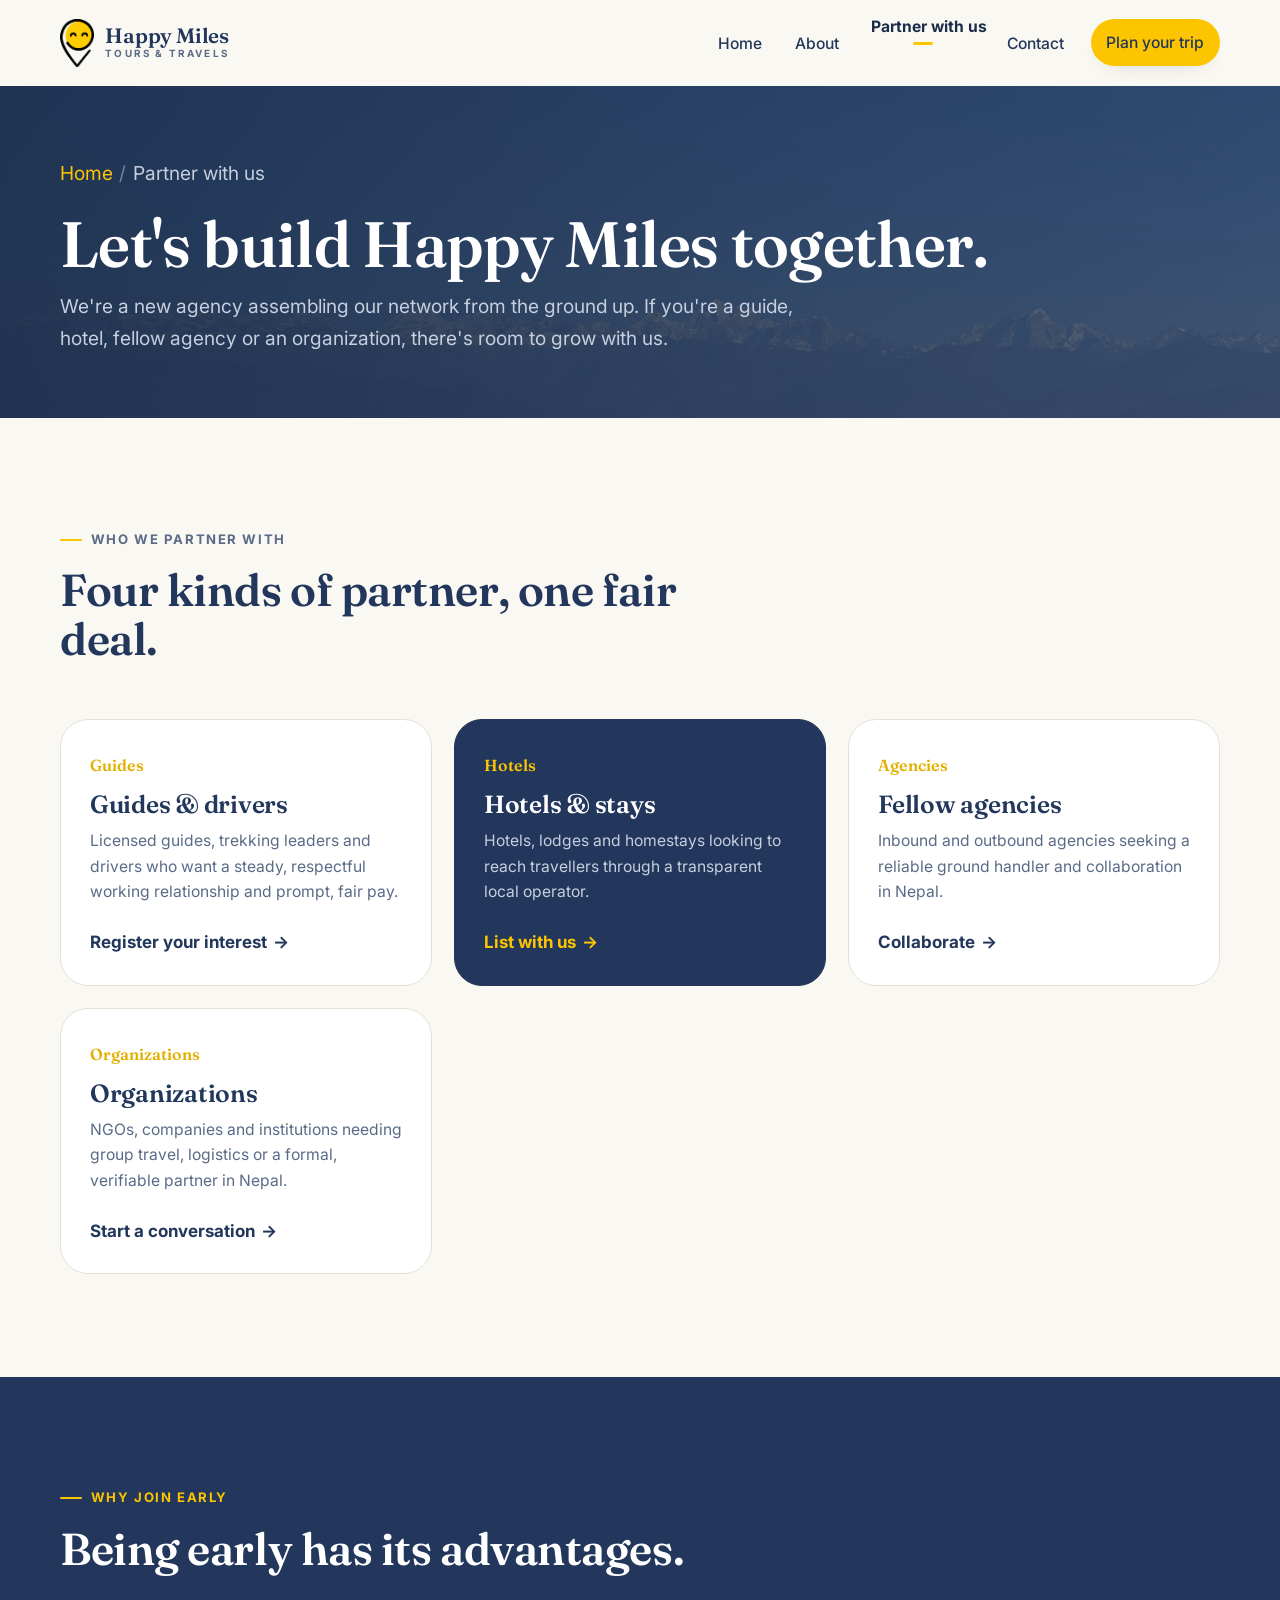
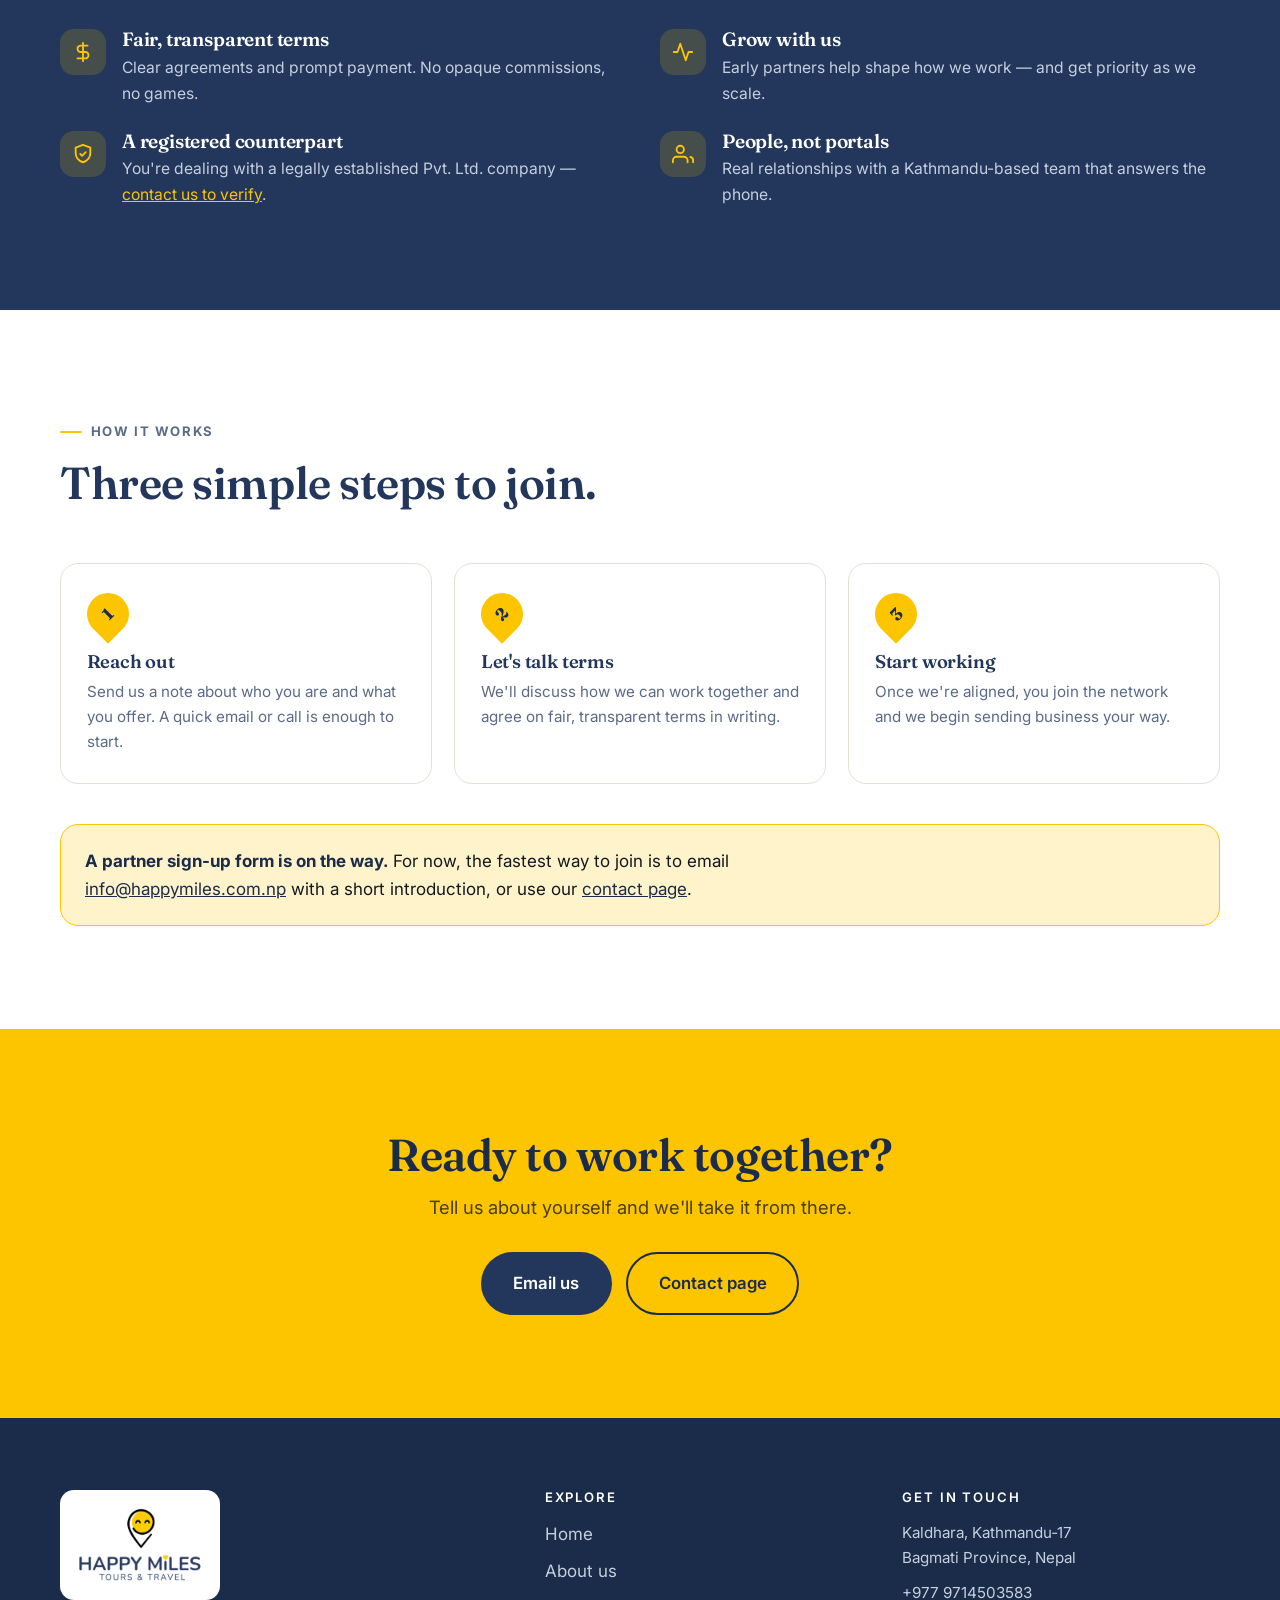
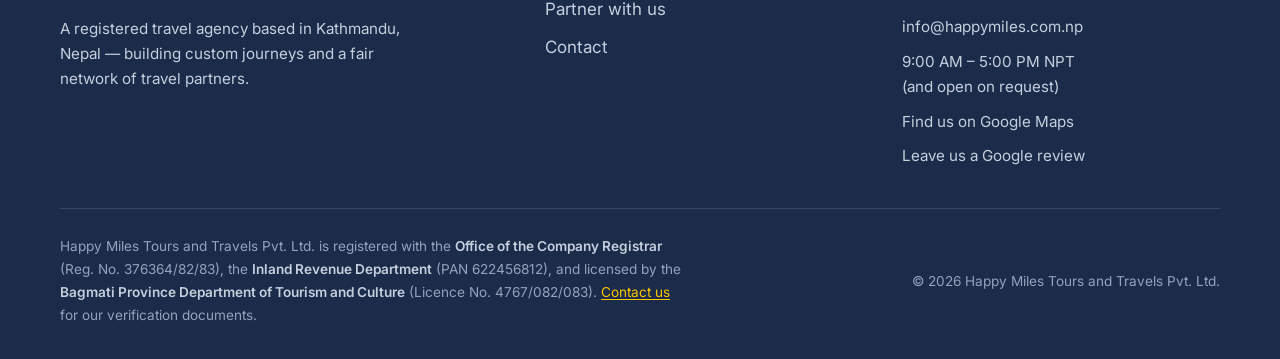
<file: partners.html>
<!DOCTYPE html>
<html lang="en">
<head>
  <meta charset="UTF-8">
  <meta name="viewport" content="width=device-width, initial-scale=1.0">
  <title>Partner With Us — Guides, Hotels &amp; Agencies in Nepal | Happy Miles</title>
  <meta name="description" content="Join the Happy Miles network. We partner with local guides, hotels, travel agencies and organizations in Nepal on fair, transparent terms.">
  <link rel="canonical" href="https://happymiles.com.np/partners.html">

  <meta property="og:type" content="website">
  <meta property="og:site_name" content="Happy Miles Tours and Travels">
  <meta property="og:title" content="Partner With Us — Happy Miles Tours and Travels">
  <meta property="og:description" content="We partner with guides, hotels, agencies and organizations in Nepal on fair, transparent terms.">
  <meta property="og:url" content="https://happymiles.com.np/partners.html">
  <meta property="og:image" content="https://happymiles.com.np/img/og-image.jpg">
  <meta name="twitter:card" content="summary_large_image">
  <meta name="twitter:image" content="https://happymiles.com.np/img/og-image.jpg">

  <meta name="theme-color" content="#22375B">
  <link rel="icon" href="favicon.ico" sizes="any">
  <link rel="icon" type="image/png" href="img/favicon-32.png" sizes="32x32">
  <link rel="apple-touch-icon" href="img/apple-touch-icon.png">
  <link rel="preconnect" href="https://fonts.googleapis.com">
  <link rel="preconnect" href="https://fonts.gstatic.com" crossorigin>
  <link rel="stylesheet" href="https://fonts.googleapis.com/css2?family=Fraunces:opsz,wght@9..144,400;9..144,600;9..144,700&family=Inter:wght@400;500;600;700&display=swap">
  <link rel="stylesheet" href="css/style.css">

  <script type="application/ld+json">
  {
    "@context": "https://schema.org",
    "@type": "WebPage",
    "name": "Partner With Us — Happy Miles Tours and Travels",
    "url": "https://happymiles.com.np/partners.html",
    "isPartOf": { "@type": "WebSite", "url": "https://happymiles.com.np/" },
    "breadcrumb": {
      "@type": "BreadcrumbList",
      "itemListElement": [
        { "@type": "ListItem", "position": 1, "name": "Home", "item": "https://happymiles.com.np/" },
        { "@type": "ListItem", "position": 2, "name": "Partner with us", "item": "https://happymiles.com.np/partners.html" }
      ]
    }
  }
  </script>
</head>
<body>
<!--email_off-->
  <a class="skip-link" href="#main">Skip to content</a>

  <header class="site-header">
    <div class="wrap nav">
      <a class="brand" href="/" aria-label="Happy Miles Tours and Travels — home">
        <img src="img/pin.png" alt="" width="34" height="48">
        <span class="brand-text">
          <span class="brand-name">Happy Miles</span>
          <span class="brand-sub">Tours &amp; Travels</span>
        </span>
      </a>
      <nav aria-label="Primary">
        <button class="nav-toggle" aria-expanded="false" aria-controls="nav-menu" aria-label="Toggle menu"><span></span></button>
        <ul class="nav-menu" id="nav-menu">
          <li><a href="/">Home</a></li>
          <li><a href="about.html">About</a></li>
          <li><a href="partners.html" aria-current="page">Partner with us</a></li>
          <li><a href="contact.html">Contact</a></li>
          <li class="nav-cta"><a class="btn btn--primary" href="contact.html">Plan your trip</a></li>
        </ul>
      </nav>
    </div>
  </header>

  <main id="main">
    <section class="page-hero page-hero--photo">
      <img class="page-hero-bg" src="img/nepal/nagarkot-mountains.webp" alt="Himalayan mountain range seen from Nagarkot, Nepal" width="2000" height="760">
      <div class="wrap">
        <p class="crumbs"><a href="/">Home</a><span>/</span>Partner with us</p>
        <h1>Let's build Happy Miles together.</h1>
        <p>We're a new agency assembling our network from the ground up. If you're a guide, hotel, fellow agency or an organization, there's room to grow with us.</p>
      </div>
    </section>

    <!-- Who we partner with -->
    <section class="section section--paper">
      <div class="wrap">
        <div class="section-head reveal">
          <span class="eyebrow">Who we partner with</span>
          <h2>Four kinds of partner, one fair deal.</h2>
        </div>
        <div class="paths">
          <article class="path reveal">
            <span class="path-num">Guides</span>
            <h3>Guides &amp; drivers</h3>
            <p>Licensed guides, trekking leaders and drivers who want a steady, respectful working relationship and prompt, fair pay.</p>
            <a href="contact.html">Register your interest</a>
          </article>
          <article class="path path--feature reveal">
            <span class="path-num">Hotels</span>
            <h3>Hotels &amp; stays</h3>
            <p>Hotels, lodges and homestays looking to reach travellers through a transparent local operator.</p>
            <a href="contact.html">List with us</a>
          </article>
          <article class="path reveal">
            <span class="path-num">Agencies</span>
            <h3>Fellow agencies</h3>
            <p>Inbound and outbound agencies seeking a reliable ground handler and collaboration in Nepal.</p>
            <a href="contact.html">Collaborate</a>
          </article>
          <article class="path reveal">
            <span class="path-num">Organizations</span>
            <h3>Organizations</h3>
            <p>NGOs, companies and institutions needing group travel, logistics or a formal, verifiable partner in Nepal.</p>
            <a href="contact.html">Start a conversation</a>
          </article>
        </div>
      </div>
    </section>

    <!-- Why partner with us -->
    <section class="section section--navy">
      <div class="wrap">
        <div class="section-head reveal">
          <span class="eyebrow">Why join early</span>
          <h2>Being early has its advantages.</h2>
        </div>
        <div class="values">
          <div class="value reveal">
            <span class="value-ico"><svg width="22" height="22" viewBox="0 0 24 24" fill="none" stroke="currentColor" stroke-width="2" stroke-linecap="round" stroke-linejoin="round"><path d="M12 2v20M17 5H9.5a3.5 3.5 0 0 0 0 7h5a3.5 3.5 0 0 1 0 7H6"/></svg></span>
            <div><h3>Fair, transparent terms</h3><p>Clear agreements and prompt payment. No opaque commissions, no games.</p></div>
          </div>
          <div class="value reveal">
            <span class="value-ico"><svg width="22" height="22" viewBox="0 0 24 24" fill="none" stroke="currentColor" stroke-width="2" stroke-linecap="round" stroke-linejoin="round"><path d="M22 12h-4l-3 9L9 3l-3 9H2"/></svg></span>
            <div><h3>Grow with us</h3><p>Early partners help shape how we work — and get priority as we scale.</p></div>
          </div>
          <div class="value reveal">
            <span class="value-ico"><svg width="22" height="22" viewBox="0 0 24 24" fill="none" stroke="currentColor" stroke-width="2" stroke-linecap="round" stroke-linejoin="round"><path d="M12 2 4 5v6c0 5 3.4 8.6 8 10 4.6-1.4 8-5 8-10V5l-8-3Z"/><path d="m9 12 2 2 4-4"/></svg></span>
            <div><h3>A registered counterpart</h3><p>You're dealing with a legally established Pvt. Ltd. company — <a href="contact.html" style="color:var(--yellow);text-decoration:underline;">contact us to verify</a>.</p></div>
          </div>
          <div class="value reveal">
            <span class="value-ico"><svg width="22" height="22" viewBox="0 0 24 24" fill="none" stroke="currentColor" stroke-width="2" stroke-linecap="round" stroke-linejoin="round"><path d="M17 21v-2a4 4 0 0 0-4-4H5a4 4 0 0 0-4 4v2"/><circle cx="9" cy="7" r="4"/><path d="M23 21v-2a4 4 0 0 0-3-3.87"/></svg></span>
            <div><h3>People, not portals</h3><p>Real relationships with a Kathmandu-based team that answers the phone.</p></div>
          </div>
        </div>
      </div>
    </section>

    <!-- How it works -->
    <section class="section section--white">
      <div class="wrap">
        <div class="section-head reveal">
          <span class="eyebrow">How it works</span>
          <h2>Three simple steps to join.</h2>
        </div>
        <div class="steps">
          <div class="step reveal"><span><span></span></span><h3>Reach out</h3><p>Send us a note about who you are and what you offer. A quick email or call is enough to start.</p></div>
          <div class="step reveal"><span><span></span></span><h3>Let's talk terms</h3><p>We'll discuss how we can work together and agree on fair, transparent terms in writing.</p></div>
          <div class="step reveal"><span><span></span></span><h3>Start working</h3><p>Once we're aligned, you join the network and we begin sending business your way.</p></div>
        </div>

        <div class="note-card reveal" style="margin-top:2.5rem;">
          <p><strong>A partner sign-up form is on the way.</strong> For now, the fastest way to join is to email
          <a href="mailto:info@happymiles.com.np?subject=Partnership%20enquiry" style="color:var(--navy-deep);text-decoration:underline;">info@happymiles.com.np</a>
          with a short introduction, or use our <a href="contact.html" style="color:var(--navy-deep);text-decoration:underline;">contact page</a>.</p>
        </div>
      </div>
    </section>

    <section class="section cta-band">
      <div class="wrap">
        <h2>Ready to work together?</h2>
        <p>Tell us about yourself and we'll take it from there.</p>
        <div class="cta-actions">
          <a class="btn btn--navy btn--lg" href="mailto:info@happymiles.com.np?subject=Partnership%20enquiry">Email us</a>
          <a class="btn btn--ghost btn--lg" href="contact.html" style="color:var(--navy-deep);border-color:var(--navy-deep);">Contact page</a>
        </div>
      </div>
    </section>
  </main>

  <footer class="site-footer">
    <div class="wrap">
      <div class="footer-top">
        <div class="footer-brand">
          <img src="img/logo-footer.png" alt="Happy Miles Tours and Travels logo" width="160" height="106">
          <p>A registered travel agency based in Kathmandu, Nepal — building custom journeys and a fair network of travel partners.</p>
        </div>
        <div class="footer-col">
          <h4>Explore</h4>
          <ul>
            <li><a href="/">Home</a></li>
            <li><a href="about.html">About us</a></li>
            <li><a href="partners.html">Partner with us</a></li>
            <li><a href="contact.html">Contact</a></li>
          </ul>
        </div>
        <div class="footer-col">
          <h4>Get in touch</h4>
          <address>
            <span>Kaldhara, Kathmandu&#8209;17<br>Bagmati Province, Nepal</span>
            <a href="tel:+9779714503583">+977 9714503583</a>
            <a href="mailto:info@happymiles.com.np">info@happymiles.com.np</a>
            <span>9:00 AM – 5:00 PM NPT<br>(and open on request)</span>
            <a href="https://maps.app.goo.gl/wV1VWdAtLtU6VhAC9" target="_blank" rel="noopener">Find us on Google Maps</a>
            <a href="https://g.page/r/CbmoDk8ph3Y1EBM/review" target="_blank" rel="noopener">Leave us a Google review</a>
          </address>
        </div>
      </div>
      <div class="footer-legal">
        <p class="reg">Happy Miles Tours and Travels Pvt. Ltd. is registered with the <strong>Office of the Company Registrar</strong> (Reg. No. 376364/82/83), the <strong>Inland Revenue Department</strong> (PAN 622456812), and licensed by the <strong>Bagmati Province Department of Tourism and Culture</strong> (Licence No. 4767/082/083). <a href="contact.html">Contact us</a> for our verification documents.</p>
        <p>&copy; <span id="year">2026</span> Happy Miles Tours and Travels Pvt. Ltd.</p>
      </div>
    </div>
  </footer>

  <script src="js/main.js" defer></script>
<!--email_on-->
</body>
</html>
</file>
<file: css/style.css>
/* ==========================================================================
   Happy Miles Tours and Travels Pvt. Ltd.
   Brand system derived from the logo: navy + golden yellow + ink on warm white.
   The map-pin smiley is the motif — rounded forms, pin-shaped markers.
   ========================================================================== */

:root {
  /* Brand */
  --navy:        #22375B;
  --navy-deep:   #1A2C49;
  --navy-tint:   #EEF1F6;
  --navy-soft:   #5A6B87;
  --yellow:      #FDC500;
  --yellow-deep: #E3B000;
  --yellow-soft: #FFF3CC;
  --ink:         #14181F;

  /* Surfaces */
  --paper:       #FAF8F3;
  --white:       #FFFFFF;
  --line:        #E4E0D6;

  /* Type */
  --display: "Fraunces", Georgia, "Times New Roman", serif;
  --body:    "Inter", system-ui, -apple-system, Segoe UI, Roboto, sans-serif;

  /* Rhythm */
  --wrap: 1160px;
  --gap: clamp(1rem, 3vw, 2rem);
  --radius: 18px;
  --radius-lg: 28px;
  --shadow: 0 18px 44px -24px rgba(26, 44, 73, 0.45);
  --shadow-sm: 0 8px 22px -16px rgba(26, 44, 73, 0.4);
}

/* --- Reset ------------------------------------------------------------- */
*, *::before, *::after { box-sizing: border-box; }
* { margin: 0; }
html { scroll-behavior: smooth; -webkit-text-size-adjust: 100%; }
body {
  font-family: var(--body);
  color: var(--ink);
  background: var(--paper);
  line-height: 1.65;
  font-size: 1.0625rem;
  -webkit-font-smoothing: antialiased;
  text-rendering: optimizeLegibility;
}
img { max-width: 100%; display: block; height: auto; }
a { color: inherit; text-decoration: none; }
ul { list-style: none; padding: 0; }
button { font: inherit; cursor: pointer; }

/* --- Typography -------------------------------------------------------- */
h1, h2, h3, h4 {
  font-family: var(--display);
  font-weight: 600;
  line-height: 1.08;
  color: var(--navy);
  letter-spacing: -0.01em;
}
h1 { font-size: clamp(2.4rem, 6vw, 4rem); font-optical-sizing: auto; }
h2 { font-size: clamp(1.9rem, 4vw, 2.8rem); }
h3 { font-size: clamp(1.25rem, 2.2vw, 1.55rem); }
p  { max-width: 65ch; }

/* --- Layout ------------------------------------------------------------ */
.wrap { width: min(100% - 2.5rem, var(--wrap)); margin-inline: auto; }
.section { padding: clamp(3.5rem, 8vw, 6.5rem) 0; }
.section--navy  { background: var(--navy); color: #E8ECF3; }
.section--navy h2, .section--navy h3 { color: #fff; }
.section--paper { background: var(--paper); }
.section--white { background: var(--white); }

.eyebrow {
  display: inline-flex; align-items: center; gap: .55rem;
  font-family: var(--body);
  font-size: .82rem; font-weight: 700; letter-spacing: .12em;
  text-transform: uppercase; color: var(--navy-soft);
  margin-bottom: 1rem;
}
.eyebrow::before {
  content: ""; width: 22px; height: 2px; background: var(--yellow); border-radius: 2px;
}
.section--navy .eyebrow { color: var(--yellow); }
.section--navy .eyebrow::before { background: var(--yellow); }

.section-head { max-width: 60ch; margin-bottom: clamp(2rem, 5vw, 3.5rem); }
.section-head p { color: var(--navy-soft); font-size: 1.15rem; }
.section--navy .section-head p { color: #C6CFDE; }

/* --- Buttons ----------------------------------------------------------- */
.btn {
  display: inline-flex; align-items: center; gap: .5rem;
  padding: .85rem 1.5rem; border-radius: 999px;
  font-weight: 600; font-size: 1rem; border: 2px solid transparent;
  transition: transform .15s ease, box-shadow .2s ease, background .2s ease, color .2s ease;
  white-space: nowrap;
}
.btn:active { transform: translateY(1px); }
.btn--primary { background: var(--yellow); color: var(--navy-deep); box-shadow: var(--shadow-sm); }
.btn--primary:hover { background: var(--yellow-deep); }
.btn--navy { background: var(--navy); color: #fff; }
.btn--navy:hover { background: var(--navy-deep); }
.btn--ghost { background: transparent; color: var(--navy); border-color: var(--navy); }
.btn--ghost:hover { background: var(--navy); color: #fff; }
.section--navy .btn--ghost { color: #fff; border-color: rgba(255,255,255,.5); }
.section--navy .btn--ghost:hover { background: #fff; color: var(--navy); }
.btn--lg { padding: 1rem 1.9rem; font-size: 1.05rem; }

/* --- Header / nav ------------------------------------------------------ */
.skip-link {
  position: absolute; left: -999px; top: 0; z-index: 200;
  background: var(--navy); color: #fff; padding: .75rem 1.25rem; border-radius: 0 0 12px 0;
}
.skip-link:focus { left: 0; }

.site-header {
  position: sticky; top: 0; z-index: 100;
  background: rgba(250, 248, 243, 0.85);
  backdrop-filter: saturate(180%) blur(12px);
  border-bottom: 1px solid transparent;
  transition: border-color .2s ease, box-shadow .2s ease;
}
.site-header.is-stuck { border-color: var(--line); box-shadow: var(--shadow-sm); }
.nav {
  display: flex; align-items: center; justify-content: space-between;
  gap: 1.5rem; padding: .75rem 0; min-height: 68px;
}
.brand { display: flex; align-items: center; gap: .7rem; }
.brand img { width: auto; height: 48px; }
.brand-text { display: flex; flex-direction: column; line-height: 1; }
.brand-name {
  font-family: var(--display); font-weight: 600; font-size: 1.3rem;
  color: var(--navy); letter-spacing: -0.01em;
}
.brand-sub {
  font-size: .62rem; font-weight: 700; letter-spacing: .22em;
  text-transform: uppercase; color: var(--navy-soft); margin-top: 2px;
}

.nav-menu { display: flex; align-items: center; gap: .35rem; }
.nav-menu a {
  padding: .55rem .85rem; border-radius: 999px; font-weight: 500;
  color: var(--navy); font-size: .98rem; transition: background .2s ease, color .2s ease;
}
.nav-menu a:hover { background: var(--navy-tint); }
.nav-menu a[aria-current="page"] { color: var(--navy-deep); font-weight: 700; }
.nav-menu a[aria-current="page"]::after {
  content: ""; display: block; height: 3px; width: 20px; margin: 2px auto 0;
  background: var(--yellow); border-radius: 3px;
}
.nav-cta { margin-left: .5rem; }

.nav-toggle {
  display: none; width: 44px; height: 44px; border: 1px solid var(--line);
  border-radius: 12px; background: var(--white); position: relative;
}
.nav-toggle span, .nav-toggle span::before, .nav-toggle span::after {
  content: ""; position: absolute; left: 50%; top: 50%; transform: translate(-50%,-50%);
  width: 20px; height: 2px; background: var(--navy); border-radius: 2px; transition: .2s ease;
}
.nav-toggle span::before { transform: translate(-50%,-8px); }
.nav-toggle span::after  { transform: translate(-50%,6px); }
.nav-toggle[aria-expanded="true"] span { background: transparent; }
.nav-toggle[aria-expanded="true"] span::before { transform: translate(-50%,-50%) rotate(45deg); }
.nav-toggle[aria-expanded="true"] span::after  { transform: translate(-50%,-50%) rotate(-45deg); }

/* --- Hero -------------------------------------------------------------- */
.hero { position: relative; overflow: hidden; background: var(--paper); }
.hero::before { /* soft yellow wash behind the pin */
  content: ""; position: absolute; right: -8%; top: -10%;
  width: 46vw; height: 46vw; max-width: 620px; max-height: 620px;
  background: radial-gradient(circle at center, var(--yellow-soft), transparent 62%);
  z-index: 0;
}
.hero-inner {
  position: relative; z-index: 1;
  display: grid; grid-template-columns: 1.15fr .85fr; align-items: center;
  gap: clamp(2rem, 5vw, 4rem);
  padding: clamp(3rem, 7vw, 5.5rem) 0 clamp(3.5rem, 7vw, 6rem);
}
.hero h1 { margin-bottom: 1.1rem; }
.hero h1 .accent { color: var(--yellow-deep); }
.hero-lead { font-size: 1.2rem; color: var(--navy-soft); margin-bottom: 1.9rem; }
.hero-actions { display: flex; flex-wrap: wrap; gap: .9rem; margin-bottom: 1.8rem; }
.hero-note { font-size: .92rem; color: var(--navy-soft); display: flex; align-items: center; gap: .5rem; }
.hero-art { position: relative; display: grid; place-items: center; }
.hero-photo { position: relative; width: min(90%, 400px); margin: 0; animation: drop .9s cubic-bezier(.2,.8,.2,1) both; }
.hero-photo > img:not(.hero-photo-badge) { width: 100%; aspect-ratio: 3 / 4; object-fit: cover; border-radius: var(--radius-lg); box-shadow: 0 34px 54px -26px rgba(26,44,73,.55); }
.hero-photo-badge { position: absolute; left: -16px; bottom: -16px; width: 74px; height: auto; filter: drop-shadow(0 8px 14px rgba(26,44,73,.3)); }

@keyframes drop { from { opacity: 0; transform: translateY(-22px); } to { opacity: 1; transform: translateY(0); } }

/* --- Trust strip ------------------------------------------------------- */
.trust {
  background: var(--navy); color: #E8ECF3;
}
.trust-inner {
  display: flex; flex-wrap: wrap; align-items: center; justify-content: center;
  gap: 1rem 2rem; padding: 1.1rem 0; text-align: center;
}
.trust-badge {
  display: inline-flex; align-items: center; gap: .6rem; font-weight: 600; color: #fff;
}
.trust-badge svg { flex: none; color: var(--yellow); }
.trust a { color: var(--yellow); font-weight: 600; text-decoration: underline; text-underline-offset: 3px; }

/* --- Pin bullets ------------------------------------------------------- */
.pin-list li {
  position: relative; padding-left: 2rem; margin-bottom: .85rem;
}
.pin-list li::before {
  content: ""; position: absolute; left: 0; top: .5rem;
  width: 13px; height: 13px; border-radius: 50% 50% 50% 0;
  transform: rotate(-45deg);
  background: var(--yellow); border: 2px solid var(--navy);
}

/* --- Audience paths (editorial, not identical cards) ------------------- */
.paths { display: grid; gap: 1.4rem; grid-template-columns: repeat(3, 1fr); }
.path {
  position: relative; background: var(--white); border: 1px solid var(--line);
  border-radius: var(--radius-lg); padding: 2rem 1.8rem 1.8rem;
  display: flex; flex-direction: column; transition: transform .2s ease, box-shadow .2s ease;
}
.path:hover { transform: translateY(-4px); box-shadow: var(--shadow); }
.path--feature { background: var(--navy); border-color: var(--navy); color: #E8ECF3; }
.path--feature h3, .path--feature .path-num { color: #fff; }
.path-num {
  font-family: var(--display); font-size: 1rem; font-weight: 600;
  color: var(--yellow-deep); margin-bottom: .8rem;
}
.path--feature .path-num { color: var(--yellow); }
.path h3 { margin-bottom: .6rem; }
.path p { color: var(--navy-soft); font-size: .98rem; margin-bottom: 1.4rem; }
.path--feature p { color: #C6CFDE; }
.path a { margin-top: auto; font-weight: 700; color: var(--navy); display: inline-flex; align-items: center; gap: .4rem; }
.path--feature a { color: var(--yellow); }
.path a::after { content: "→"; transition: transform .2s ease; }
.path a:hover::after { transform: translateX(4px); }

/* --- Value grid -------------------------------------------------------- */
.values { display: grid; gap: 1.5rem 2.5rem; grid-template-columns: repeat(2, 1fr); }
.value { display: grid; grid-template-columns: 46px 1fr; gap: 1rem; align-items: start; }
.value-ico {
  width: 46px; height: 46px; border-radius: 14px; display: grid; place-items: center;
  background: var(--yellow-soft); color: var(--navy);
}
.section--navy .value-ico { background: rgba(253,197,0,.16); color: var(--yellow); }
.value h3 { font-size: 1.2rem; margin-bottom: .3rem; }
.value p { color: var(--navy-soft); font-size: .98rem; }
.section--navy .value p { color: #C6CFDE; }

/* --- Split feature (custom packages) ----------------------------------- */
.split { display: grid; grid-template-columns: 1fr 1fr; gap: clamp(2rem,5vw,4rem); align-items: center; }
.split-art {
  border-radius: var(--radius-lg); background: linear-gradient(150deg, var(--navy), var(--navy-deep));
  padding: clamp(2rem,5vw,3.5rem); color: #fff; position: relative; overflow: hidden;
}
.split-art::after {
  content: ""; position: absolute; right: -30px; bottom: -30px; width: 160px; height: 160px;
  border-radius: 50% 50% 50% 0; transform: rotate(-45deg);
  background: rgba(253,197,0,.14); border: 2px solid rgba(253,197,0,.3);
}
.split-art .quote { font-family: var(--display); font-size: 1.6rem; line-height: 1.3; position: relative; z-index: 1; }

/* --- CTA band ---------------------------------------------------------- */
.cta-band { background: var(--yellow); color: var(--navy-deep); text-align: center; }
.cta-band h2 { color: var(--navy-deep); }
.cta-band p { color: #4a3d00; margin: .8rem auto 1.8rem; font-size: 1.15rem; }
.cta-actions { display: flex; gap: .9rem; justify-content: center; flex-wrap: wrap; }

/* --- Page hero (interior pages) ---------------------------------------- */
.page-hero { background: var(--navy); color: #E8ECF3; padding: clamp(2.5rem,6vw,4.5rem) 0 clamp(2.5rem,6vw,4rem); }
.page-hero h1 { color: #fff; margin-bottom: .8rem; }
.page-hero p { color: #C6CFDE; font-size: 1.2rem; }
.crumbs { font-size: .9rem; color: #9fb0c9; margin-bottom: 1.2rem; }
.crumbs a { color: var(--yellow); }
.crumbs span { margin: 0 .4rem; opacity: .5; }

/* --- Document cards (verification) ------------------------------------- */
.docs-grid { display: grid; gap: 1.5rem; grid-template-columns: repeat(3, 1fr); }
.doc-card { background: var(--white); border: 1px solid var(--line); border-radius: var(--radius-lg); overflow: hidden; display: flex; flex-direction: column; }
.doc-frame {
  aspect-ratio: 3 / 4; background: var(--navy-tint);
  display: grid; place-items: center; text-align: center; padding: 1.5rem;
  border-bottom: 1px solid var(--line); position: relative;
}
.doc-frame .placeholder { color: var(--navy-soft); }
.doc-frame .placeholder svg { margin: 0 auto .8rem; color: var(--navy); opacity: .6; }
.doc-frame .placeholder small { display: block; margin-top: .4rem; font-size: .82rem; opacity: .8; }
.doc-body { padding: 1.3rem 1.4rem 1.5rem; }
.doc-body h3 { font-size: 1.2rem; margin-bottom: .3rem; }
.doc-body .issuer { color: var(--navy-soft); font-size: .92rem; }
.doc-body .regno { margin-top: .6rem; font-size: .9rem; font-weight: 600; color: var(--navy); }
.doc-body .regno .todo { color: var(--yellow-deep); font-style: italic; font-weight: 500; }

/* --- Steps (partners) -------------------------------------------------- */
.steps { display: grid; gap: 1.4rem; grid-template-columns: repeat(3, 1fr); counter-reset: step; }
.step { background: var(--white); border: 1px solid var(--line); border-radius: var(--radius); padding: 1.8rem 1.6rem; }
.step::before {
  counter-increment: step; content: counter(step);
  display: grid; place-items: center; width: 42px; height: 42px; border-radius: 50% 50% 50% 0;
  transform: rotate(-45deg); background: var(--yellow); color: var(--navy-deep);
  font-family: var(--display); font-weight: 700; margin-bottom: 1.1rem;
}
.step::before > * { transform: rotate(45deg); }
.step h3 { font-size: 1.15rem; margin-bottom: .4rem; }
.step p { color: var(--navy-soft); font-size: .95rem; }

/* --- Info + form (contact) --------------------------------------------- */
.contact-grid { display: grid; grid-template-columns: 1fr 1fr; gap: clamp(2rem,5vw,3.5rem); align-items: start; }
.info-list { display: grid; gap: 1.3rem; }
.info-item { display: grid; grid-template-columns: 44px 1fr; gap: 1rem; align-items: start; }
.info-item .ico { width: 44px; height: 44px; border-radius: 12px; background: var(--navy-tint); display: grid; place-items: center; color: var(--navy); }
.info-item h3 { font-size: 1.05rem; margin-bottom: .15rem; }
.info-item a, .info-item p { color: var(--navy-soft); font-size: 1rem; }
.info-item a:hover { color: var(--navy); }

.map-embed { border: 0; width: 100%; aspect-ratio: 16/10; border-radius: var(--radius); box-shadow: var(--shadow-sm); }

.note-card { background: var(--yellow-soft); border: 1px solid var(--yellow); border-radius: var(--radius); padding: 1.4rem 1.5rem; }
.note-card strong { color: var(--navy-deep); }

/* --- Form (styled ahead of wiring) ------------------------------------- */
.form { display: grid; gap: 1.1rem; }
.field { display: grid; gap: .4rem; }
.field label { font-weight: 600; font-size: .95rem; color: var(--navy); }
.field input, .field select, .field textarea {
  font: inherit; padding: .8rem 1rem; border: 1.5px solid var(--line); border-radius: 12px;
  background: var(--white); color: var(--ink); width: 100%;
}
.field input:focus, .field select:focus, .field textarea:focus {
  outline: none; border-color: var(--navy); box-shadow: 0 0 0 4px rgba(34,55,91,.12);
}
.field textarea { min-height: 140px; resize: vertical; }
.form-row { display: grid; grid-template-columns: 1fr 1fr; gap: 1.1rem; }
.hp-field { position: absolute !important; left: -9999px !important; width: 1px; height: 1px; overflow: hidden; }
.form-status { margin: .2rem 0 0; font-weight: 600; }
.form-status:empty { display: none; }
.form-status.is-ok { color: #1a7f4b; }
.form-status.is-err { color: #b3261e; }

/* --- Footer ------------------------------------------------------------ */
.site-footer { background: var(--navy-deep); color: #C6CFDE; padding: clamp(3rem,6vw,4.5rem) 0 2rem; }
.footer-top { display: grid; grid-template-columns: 1.4fr 1fr 1fr; gap: 2.5rem; }
.footer-brand img { width: 160px; background: #fff; padding: .8rem 1rem; border-radius: 14px; }
.footer-brand p { margin-top: 1rem; font-size: .95rem; max-width: 34ch; }
.footer-col h4 { color: #fff; font-family: var(--body); font-size: .82rem; letter-spacing: .14em; text-transform: uppercase; margin-bottom: 1rem; }
.footer-col ul { display: grid; gap: .6rem; }
.footer-col a:hover { color: var(--yellow); }
.footer-col address { font-style: normal; display: grid; gap: .6rem; font-size: .95rem; }
.footer-legal {
  margin-top: 2.5rem; padding-top: 1.6rem; border-top: 1px solid rgba(255,255,255,.12);
  display: flex; flex-wrap: wrap; gap: 1rem; justify-content: space-between; align-items: center;
  font-size: .85rem; color: #92a3bd;
}
.footer-legal .reg { max-width: 70ch; line-height: 1.7; }
.footer-legal .reg strong { color: #C6CFDE; font-weight: 600; }
.footer-legal .reg a { color: var(--yellow); text-decoration: underline; text-underline-offset: 2px; }

/* --- Discover Nepal photo grid ----------------------------------------- */
.discover-grid { display: grid; grid-template-columns: repeat(3, 1fr); gap: 1.2rem; }
.tile { position: relative; margin: 0; border-radius: var(--radius-lg); overflow: hidden; aspect-ratio: 4 / 3; box-shadow: var(--shadow-sm); }
.tile img { width: 100%; height: 100%; object-fit: cover; transition: transform .5s ease; }
.tile:hover img { transform: scale(1.06); }
.tile figcaption {
  position: absolute; inset: auto 0 0 0; padding: 1.6rem 1rem .9rem; color: #fff;
  font-weight: 600; display: flex; align-items: center; gap: .55rem;
  background: linear-gradient(to top, rgba(20,24,31,.82), rgba(20,24,31,0));
}
.tile figcaption::before {
  content: ""; flex: none; width: 11px; height: 11px; border-radius: 50% 50% 50% 0;
  transform: rotate(-45deg); background: var(--yellow); border: 2px solid #fff;
}

/* --- Photo variant of the split-art block ------------------------------ */
.split-art--photo { padding: 0; min-height: 340px; display: flex; align-items: flex-end; }
.split-art--photo .split-bg { position: absolute; inset: 0; width: 100%; height: 100%; object-fit: cover; z-index: 0; }
.split-art--photo::before {
  content: ""; position: absolute; inset: 0; z-index: 1;
  background: linear-gradient(150deg, rgba(26,44,73,.85), rgba(26,44,73,.5));
}
.split-art--photo::after { display: none; }
.split-art--photo .quote { position: relative; z-index: 2; padding: clamp(2rem,5vw,3.5rem); }

/* --- Photo backdrop for interior page headers -------------------------- */
.page-hero--photo { position: relative; overflow: hidden; }
.page-hero--photo .page-hero-bg { position: absolute; inset: 0; width: 100%; height: 100%; object-fit: cover; z-index: 0; }
.page-hero--photo::before {
  content: ""; position: absolute; inset: 0; z-index: 1;
  background: linear-gradient(90deg, rgba(26,44,73,.93), rgba(26,44,73,.72));
}
.page-hero--photo .wrap { position: relative; z-index: 2; }

/* --- Reveal animation -------------------------------------------------- */
.reveal { opacity: 0; transform: translateY(18px); transition: opacity .6s ease, transform .6s ease; }
.reveal.in { opacity: 1; transform: none; }

/* --- Responsive -------------------------------------------------------- */
@media (max-width: 900px) {
  .hero-inner { grid-template-columns: 1fr; }
  .hero-art { order: -1; }
  .hero-photo { width: min(66%, 280px); }
  .paths, .docs-grid, .steps { grid-template-columns: 1fr; }
  .discover-grid { grid-template-columns: repeat(2, 1fr); }
  .values, .split, .contact-grid, .form-row, .footer-top { grid-template-columns: 1fr; }
  .footer-top { gap: 2rem; }
}
@media (max-width: 560px) {
  .discover-grid { grid-template-columns: 1fr; }
}
@media (max-width: 760px) {
  .nav-toggle { display: block; }
  .nav-menu {
    position: fixed; inset: 68px 0 auto 0; flex-direction: column; align-items: stretch;
    background: var(--paper); border-bottom: 1px solid var(--line); padding: 1rem 1.25rem 1.5rem;
    gap: .25rem; box-shadow: var(--shadow); transform: translateY(-120%); transition: transform .28s ease;
    max-height: calc(100vh - 68px); overflow-y: auto;
  }
  .nav-menu.open { transform: translateY(0); }
  .nav-menu a { padding: .8rem 1rem; border-radius: 12px; }
  .nav-menu a[aria-current="page"]::after { display: none; }
  .nav-cta { margin: .5rem 0 0; }
  .nav-cta .btn { width: 100%; justify-content: center; }
}

@media (prefers-reduced-motion: reduce) {
  * { animation: none !important; scroll-behavior: auto; }
  .reveal { opacity: 1; transform: none; transition: none; }
}
</file>
